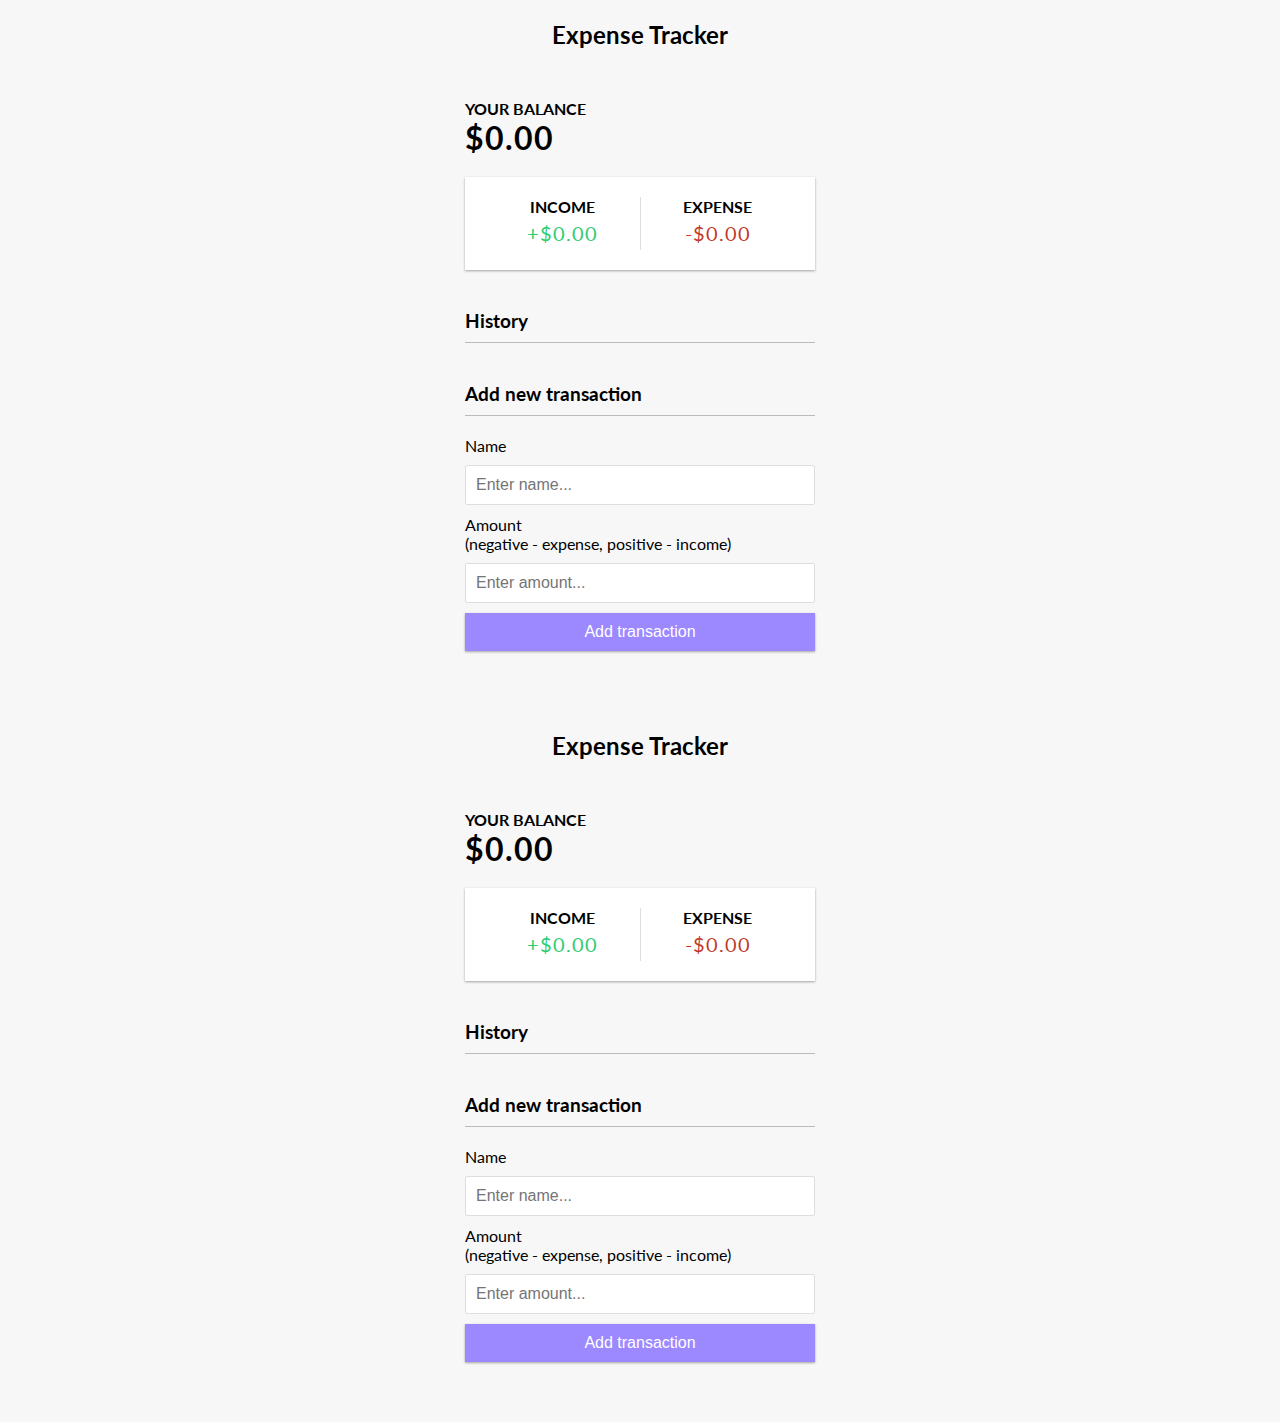
<file: Expense Tracker/index.html>
<!DOCTYPE html>
<html lang="en">
  <head>
    <meta charset="UTF-8" />
    <meta name="viewport" content="width=device-width, initial-scale=1.0" />
    <meta http-equiv="X-UA-Compatible" content="ie=edge" />
    <link rel="stylesheet" href="style.css" />
    <title>Expense Tracker</title>
  </head>
  <body>
    <h2>Expense Tracker</h2>

    <div class="container">
      <h4>Your Balance</h4>
      <h1 id="balance">$0.00</h1>

      <div class="inc-exp-container">
        <div>
          <h4>Income</h4>
          <p id="money-plus" class="money plus">+$0.00</p>
        </div>
        <div>
          <h4>Expense</h4>
          <p id="money-minus" class="money minus">-$0.00</p>
        </div>
      </div>

      <h3>History</h3>
      <ul id="list" class="list">
        <!-- <li class="minus">
          Cash <span>-$400</span><button class="delete-btn">x</button>
        </li> -->
      </ul>

      <h3>Add new transaction</h3>
      <form id="form">
        <div class="form-control">
          <label for="text">Name</label>
          <input type="text" id="text" placeholder="Enter name..." />
        </div>
        <div class="form-control">
          <label for="amount"
            >Amount <br />
            (negative - expense, positive - income)</label
          >
          <input type="number" id="amount" placeholder="Enter amount..." />
        </div>
        <button class="btn">Add transaction</button>
      </form>
    </div>

    <script src="script.js"></script>
  </body>
</html>
<!DOCTYPE html>
<html lang="en">
  <head>
    <meta charset="UTF-8" />
    <meta name="viewport" content="width=device-width, initial-scale=1.0" />
    <meta http-equiv="X-UA-Compatible" content="ie=edge" />
    <link rel="stylesheet" href="style.css" />
    <title>Expense Tracker</title>
  </head>
  <body>
    <h2>Expense Tracker</h2>

    <div class="container">
      <h4>Your Balance</h4>
      <h1 id="balance">$0.00</h1>

      <div class="inc-exp-container">
        <div>
          <h4>Income</h4>
          <p id="money-plus" class="money plus">+$0.00</p>
        </div>
        <div>
          <h4>Expense</h4>
          <p id="money-minus" class="money minus">-$0.00</p>
        </div>
      </div>

      <h3>History</h3>
      <ul id="list" class="list">
        <!-- <li class="minus">
          Cash <span>-$400</span><button class="delete-btn">x</button>
        </li> -->
      </ul>

      <h3>Add new transaction</h3>
      <form id="form">
        <div class="form-control">
          <label for="text">Name</label>
          <input type="text" id="text" placeholder="Enter name..." />
        </div>
        <div class="form-control">
          <label for="amount"
            >Amount <br />
            (negative - expense, positive - income)</label
          >
          <input type="number" id="amount" placeholder="Enter amount..." />
        </div>
        <button class="btn">Add transaction</button>
      </form>
    </div>

    <script src="script.js"></script>
  </body>
</html>
</file>
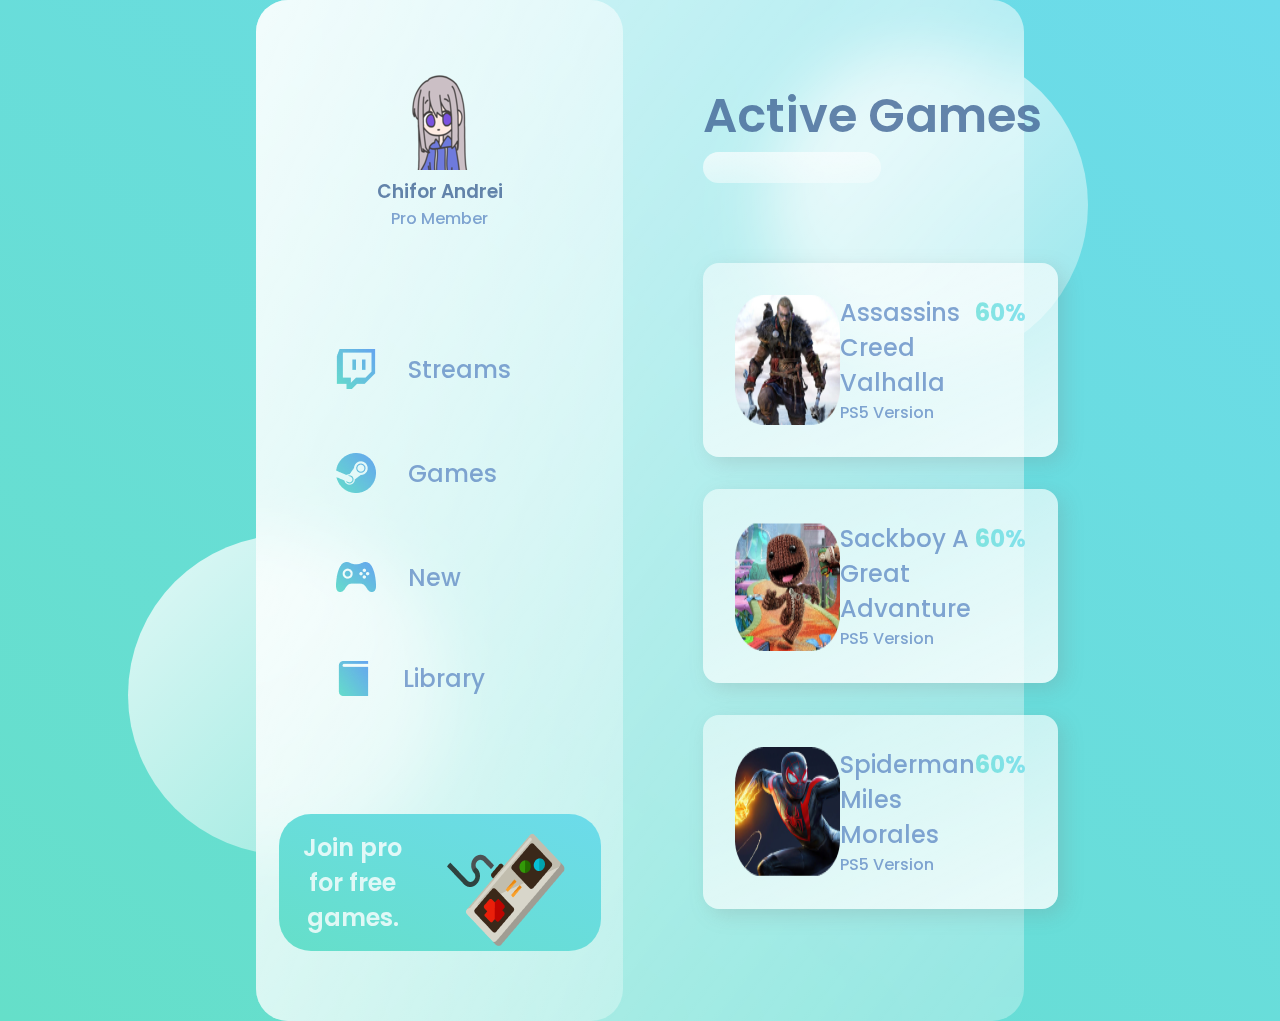
<file: Glass Theam/index.html>
<!DOCTYPE html>
<html lang="en">
  <head>
    <meta charset="UTF-8" />
    <meta name="viewport" content="width=device-width, initial-scale=1.0" />
    <title>Glass Website</title>
    <link rel="preconnect" href="https://fonts.gstatic.com" />
    <link
      href="https://fonts.googleapis.com/css2?family=Poppins:wght@400;500;700&display=swap"
      rel="stylesheet"
    />
    <link rel="stylesheet" href="./style.css" />
  </head>
  <body>
    <main>
      <section class="glass">
        <div class="dashboard">
          <div class="user">
            <img src="./images/avatar.png" alt="" />
            <h3>Chifor Andrei</h3>
            <p>Pro Member</p>
          </div>
          <div class="links">
            <div class="link">
              <img src="./images/twitch.png" alt="" />
              <h2>Streams</h2>
            </div>
            <div class="link">
              <img src="./images/steam.png" alt="" />
              <h2>Games</h2>
            </div>
            <div class="link">
              <img src="./images/upcoming.png" alt="" />
              <h2>New</h2>
            </div>
            <div class="link">
              <img src="./images/library.png" alt="" />
              <h2>Library</h2>
            </div>
          </div>
          <div class="pro">
            <h2>Join pro for free games.</h2>
            <img src="./images/controller.png" alt="" />
          </div>
        </div>
        <div class="games">
          <div class="status">
            <h1>Active Games</h1>
            <input type="text" />
          </div>
          <div class="cards">
            <div class="card">
              <img src="./images/assassins.png" alt="" />
              <div class="card-info">
                <h2>Assassins Creed Valhalla</h2>
                <p>PS5 Version</p>
                <div class="progress"></div>
              </div>
              <h2 class="percentage">60%</h2>
            </div>
            <div class="card">
              <img src="./images/sackboy.png" alt="" />
              <div class="card-info">
                <h2>Sackboy A Great Advanture</h2>
                <p>PS5 Version</p>
                <div class="progress"></div>
              </div>
              <h2 class="percentage">60%</h2>
            </div>
            <div class="card">
              <img src="./images/spiderman.png" alt="" />
              <div class="card-info">
                <h2>Spiderman Miles Morales</h2>
                <p>PS5 Version</p>
                <div class="progress"></div>
              </div>
              <h2 class="percentage">60%</h2>
            </div>
          </div>
        </div>
      </section>
    </main>
    <div class="circle1"></div>
    <div class="circle2"></div>
  </body>
</html>
</file>
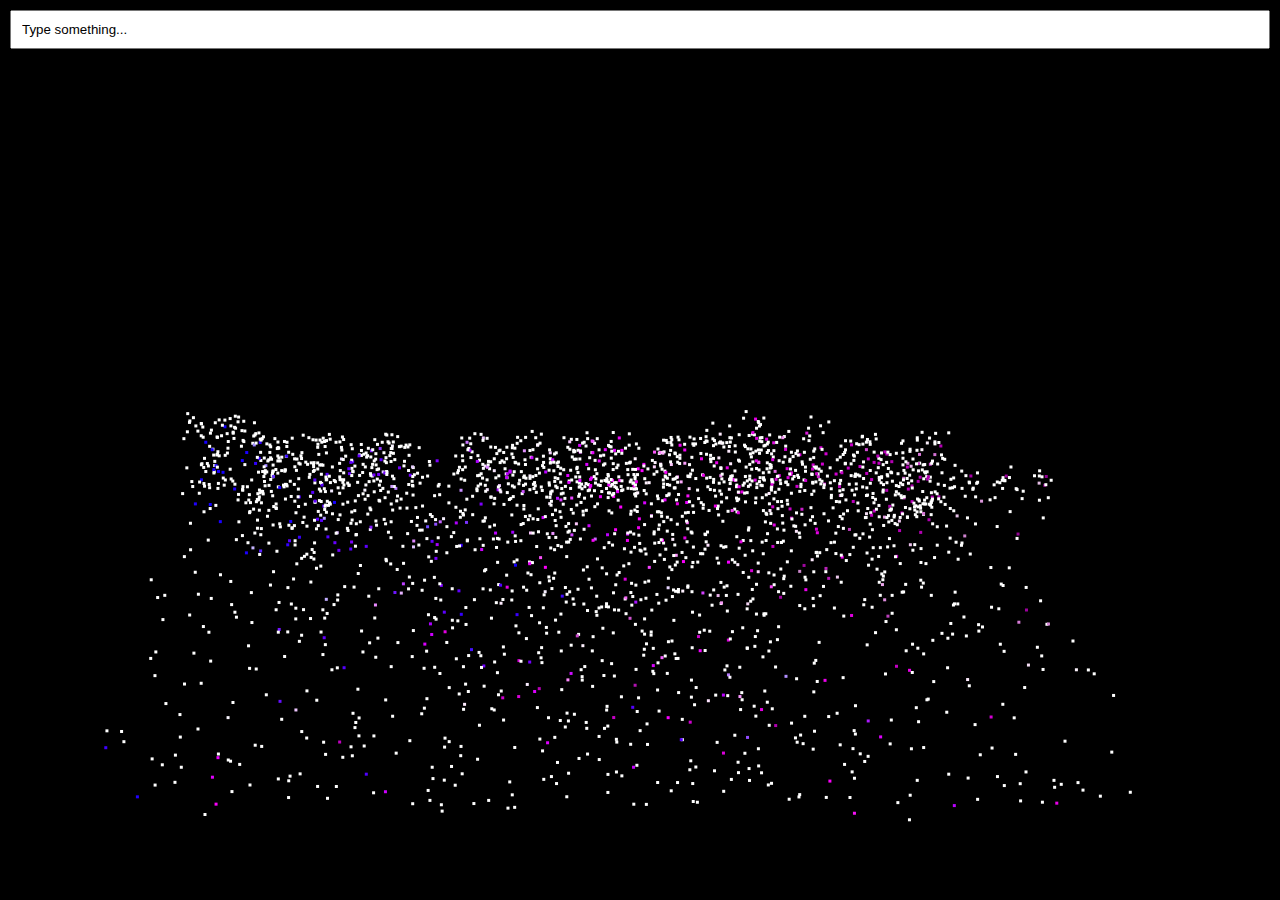
<file: Interactive Text + Animation/index.html>
<!DOCTYPE html>
<html lang="en">
<head>
    <meta charset="UTF-8" />
    <meta name="viewport" content="width=device-width, initial-scale=1.0" />
    <meta http-equiv="X-UA-Compatible" content="ie=edge" />
    <link rel="stylesheet" href="style.css" />
    <title>Expense Tracker</title>
</head>
<body>
    <canvas id="canvas1"></canvas>
    <input type="text" id="textInput" placeholder="Type something..." value='Type something...'>

    <script src="script.js"></script>
</body>
</html>
</file>
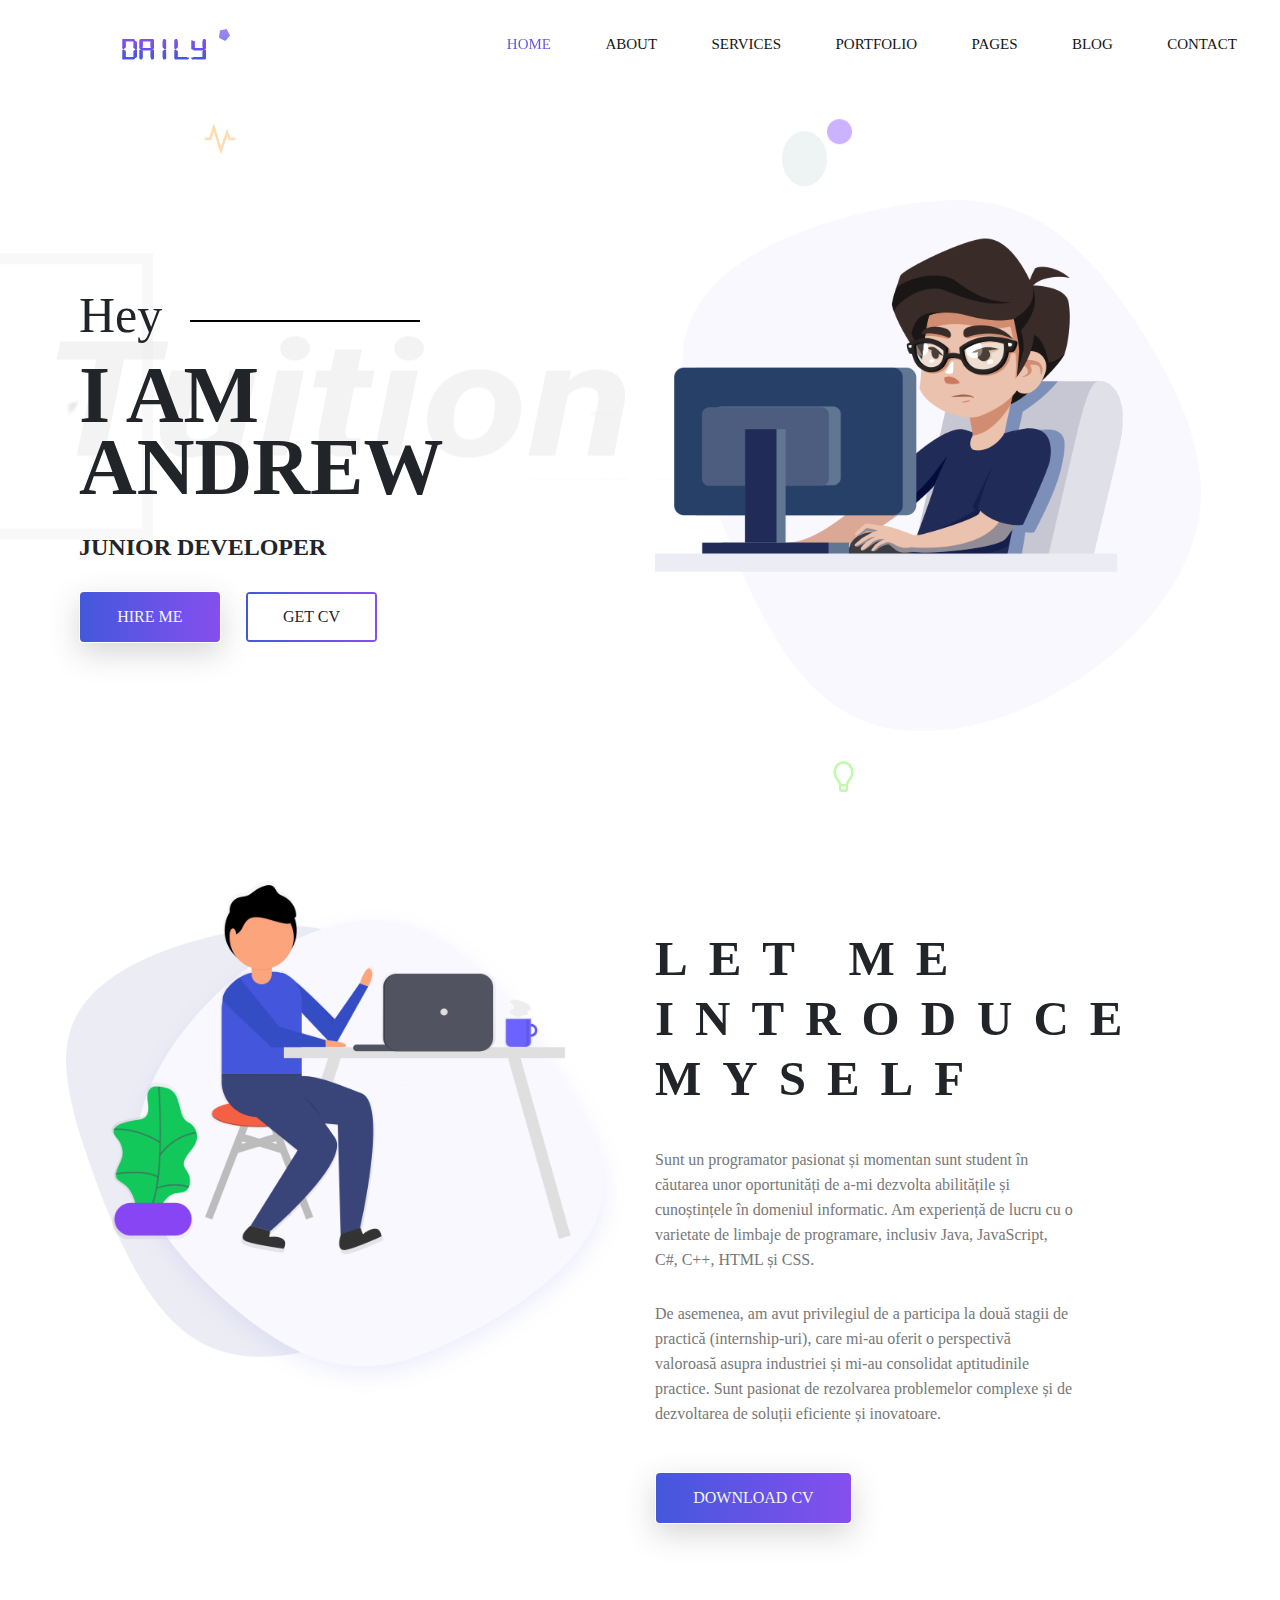
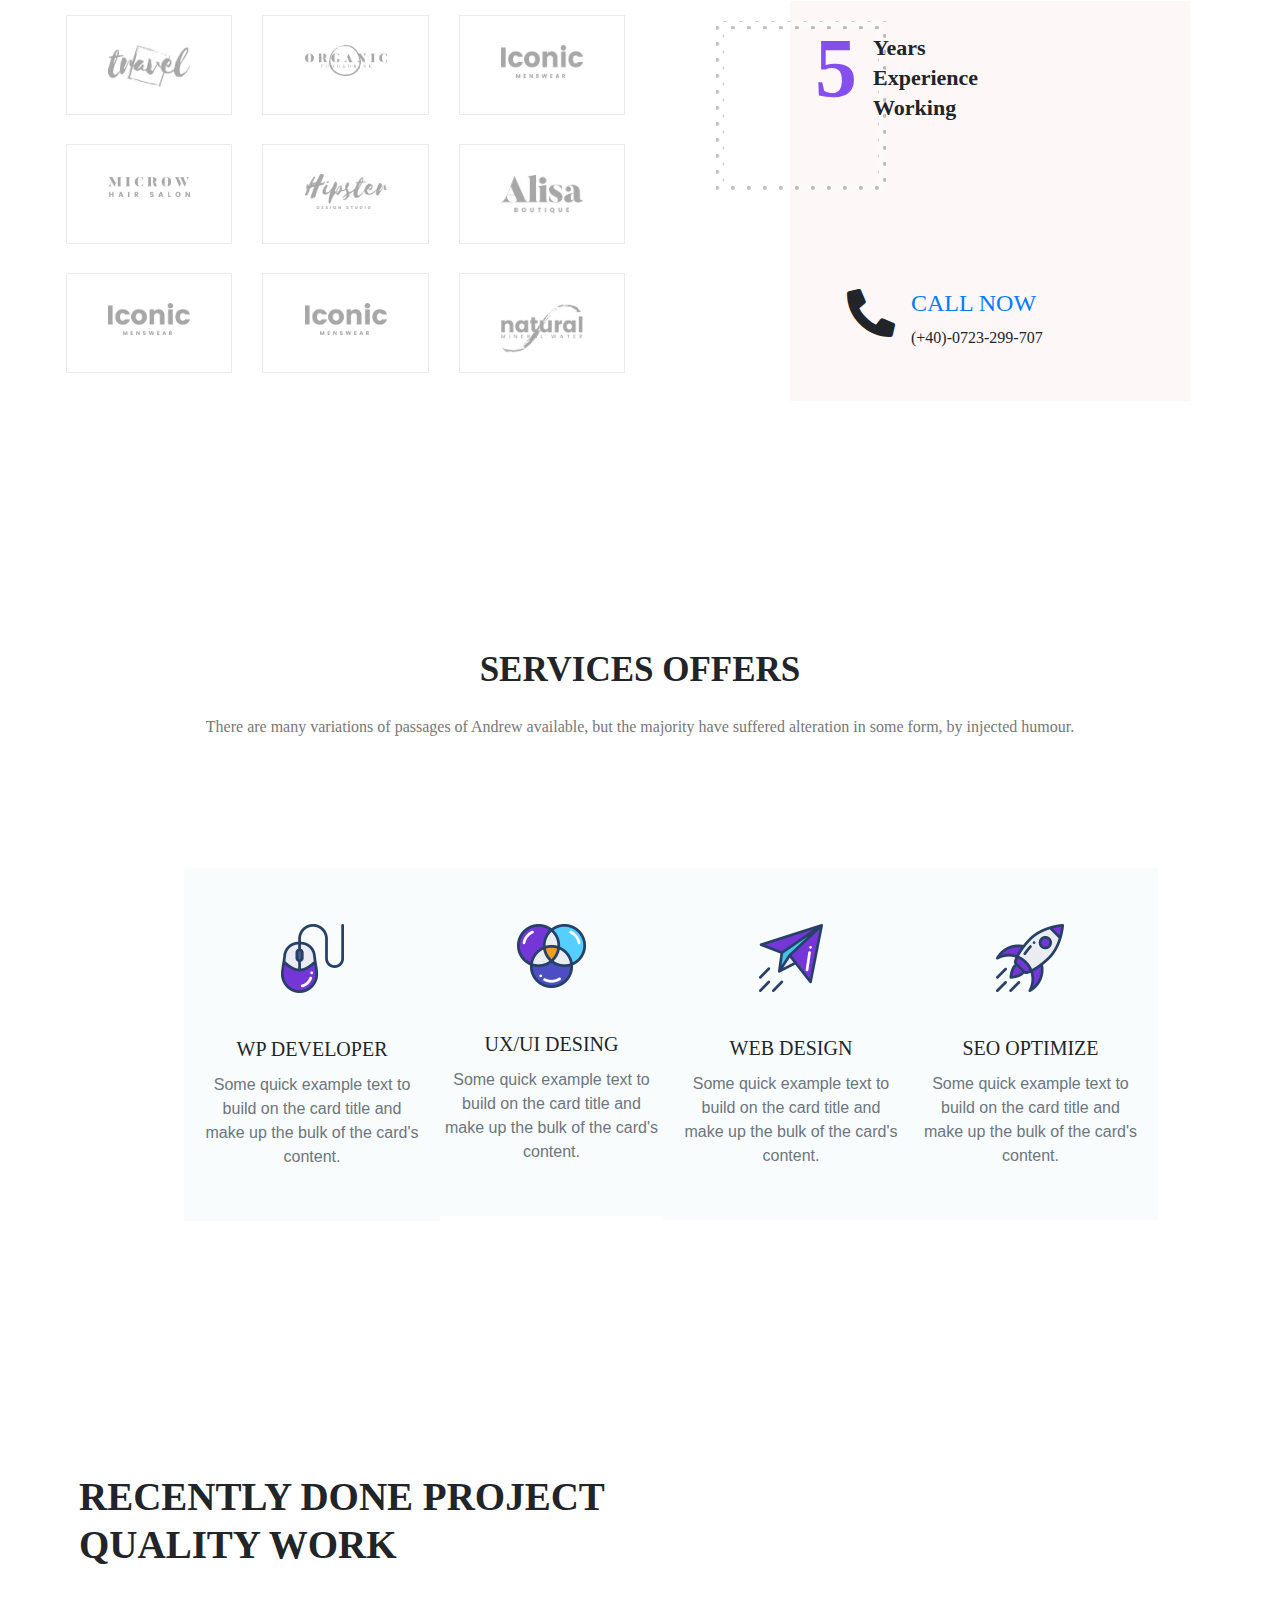
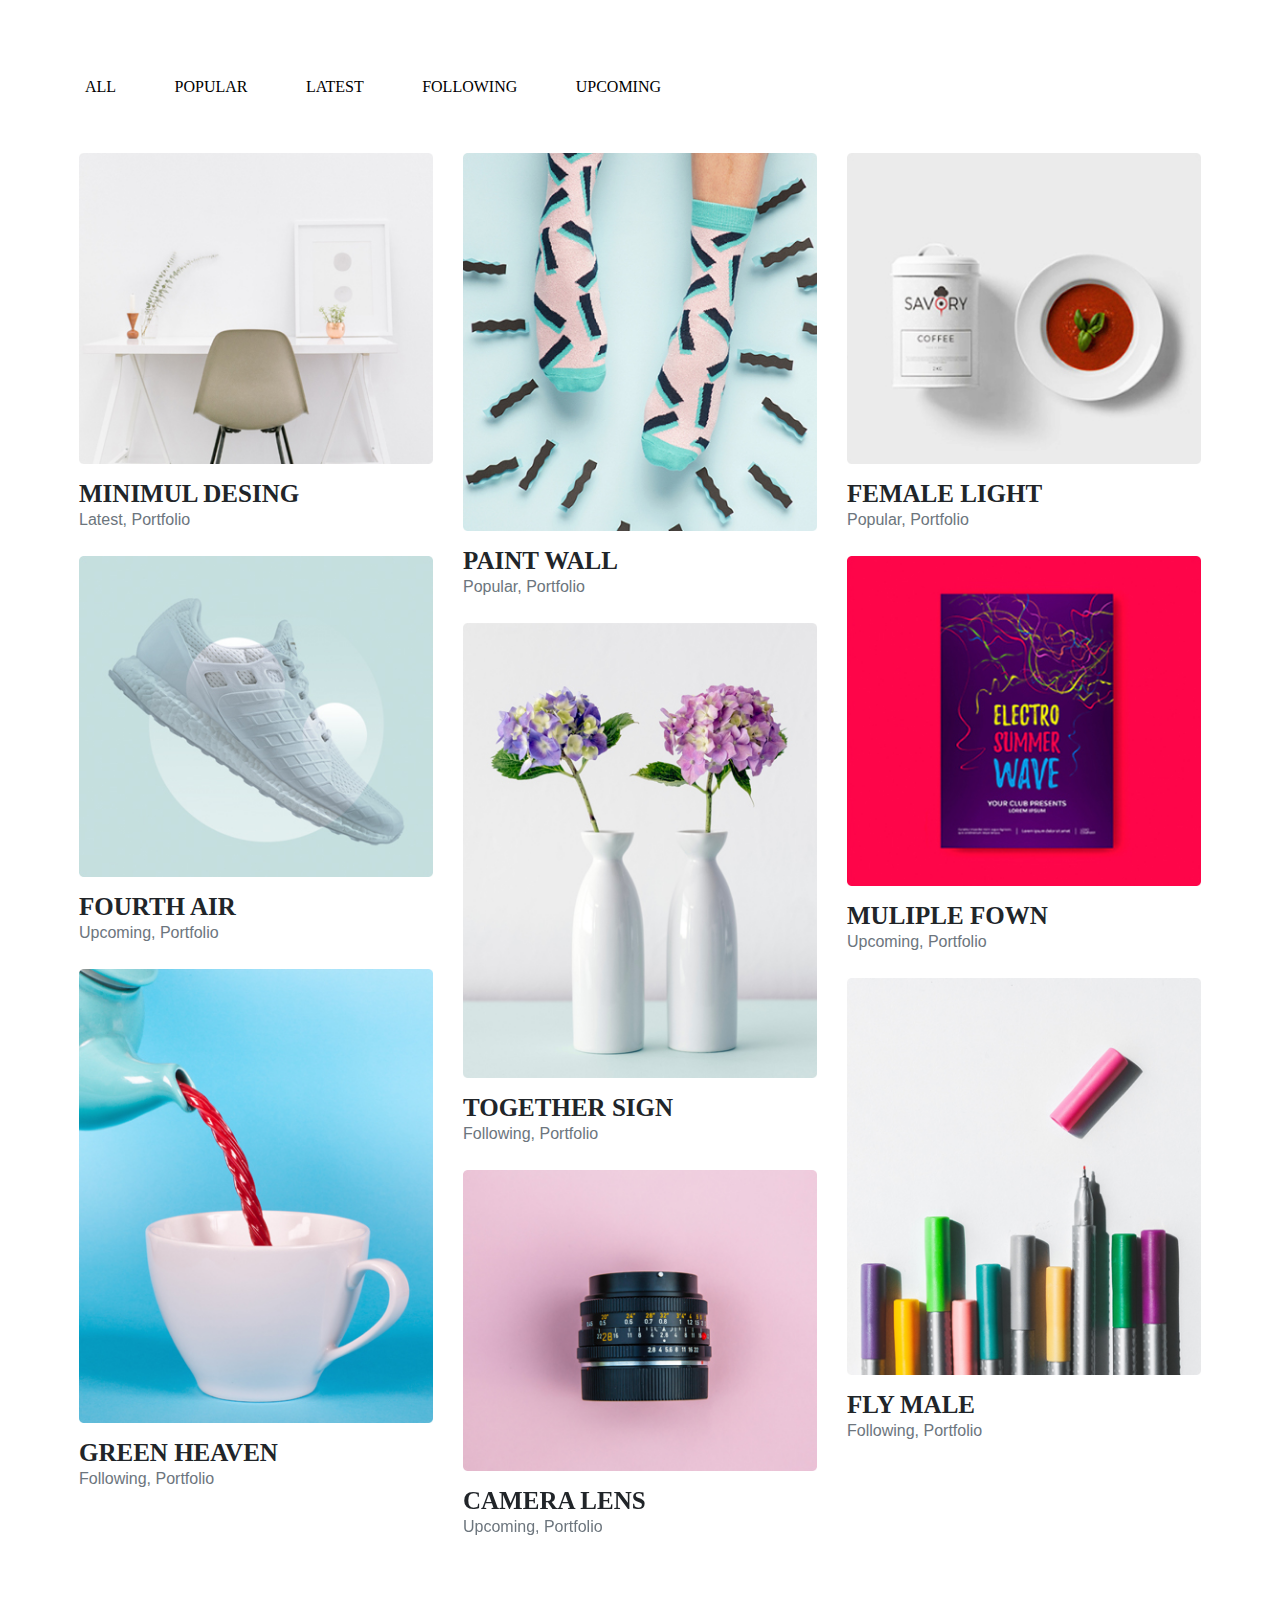
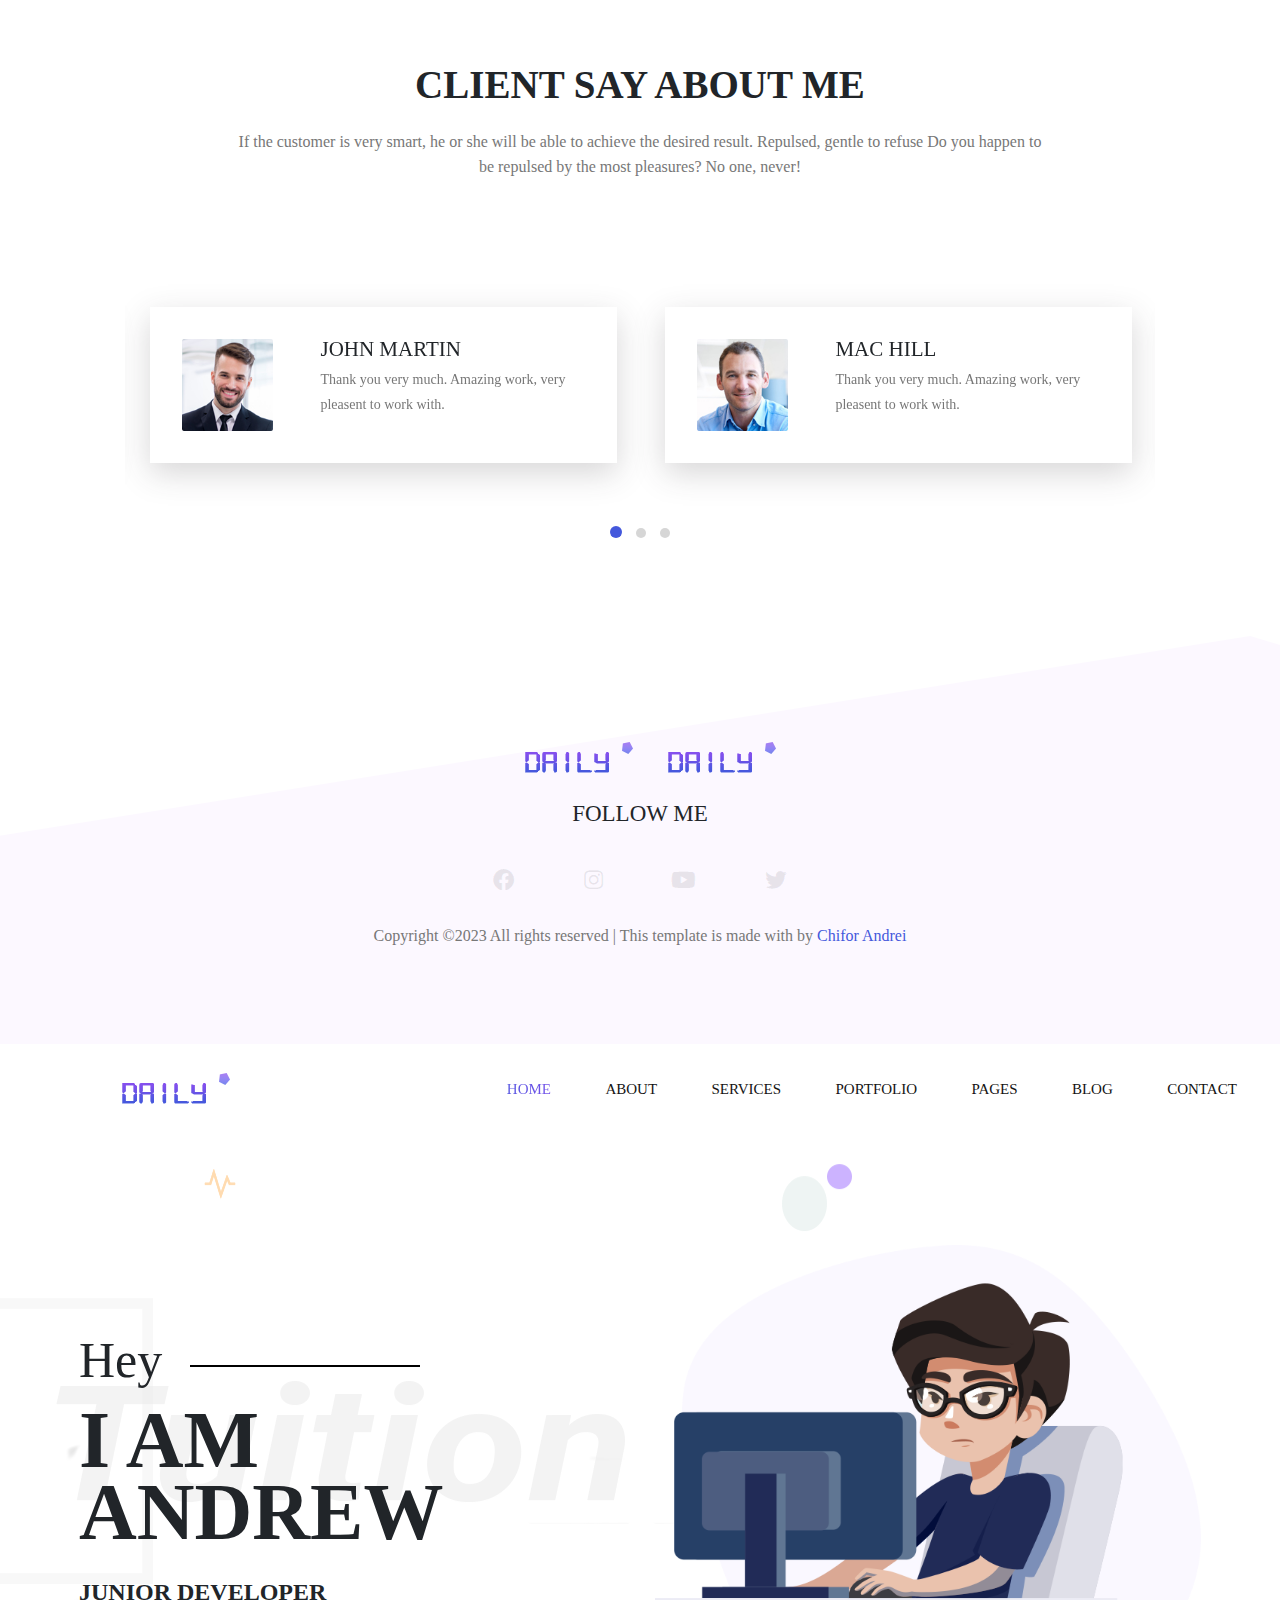
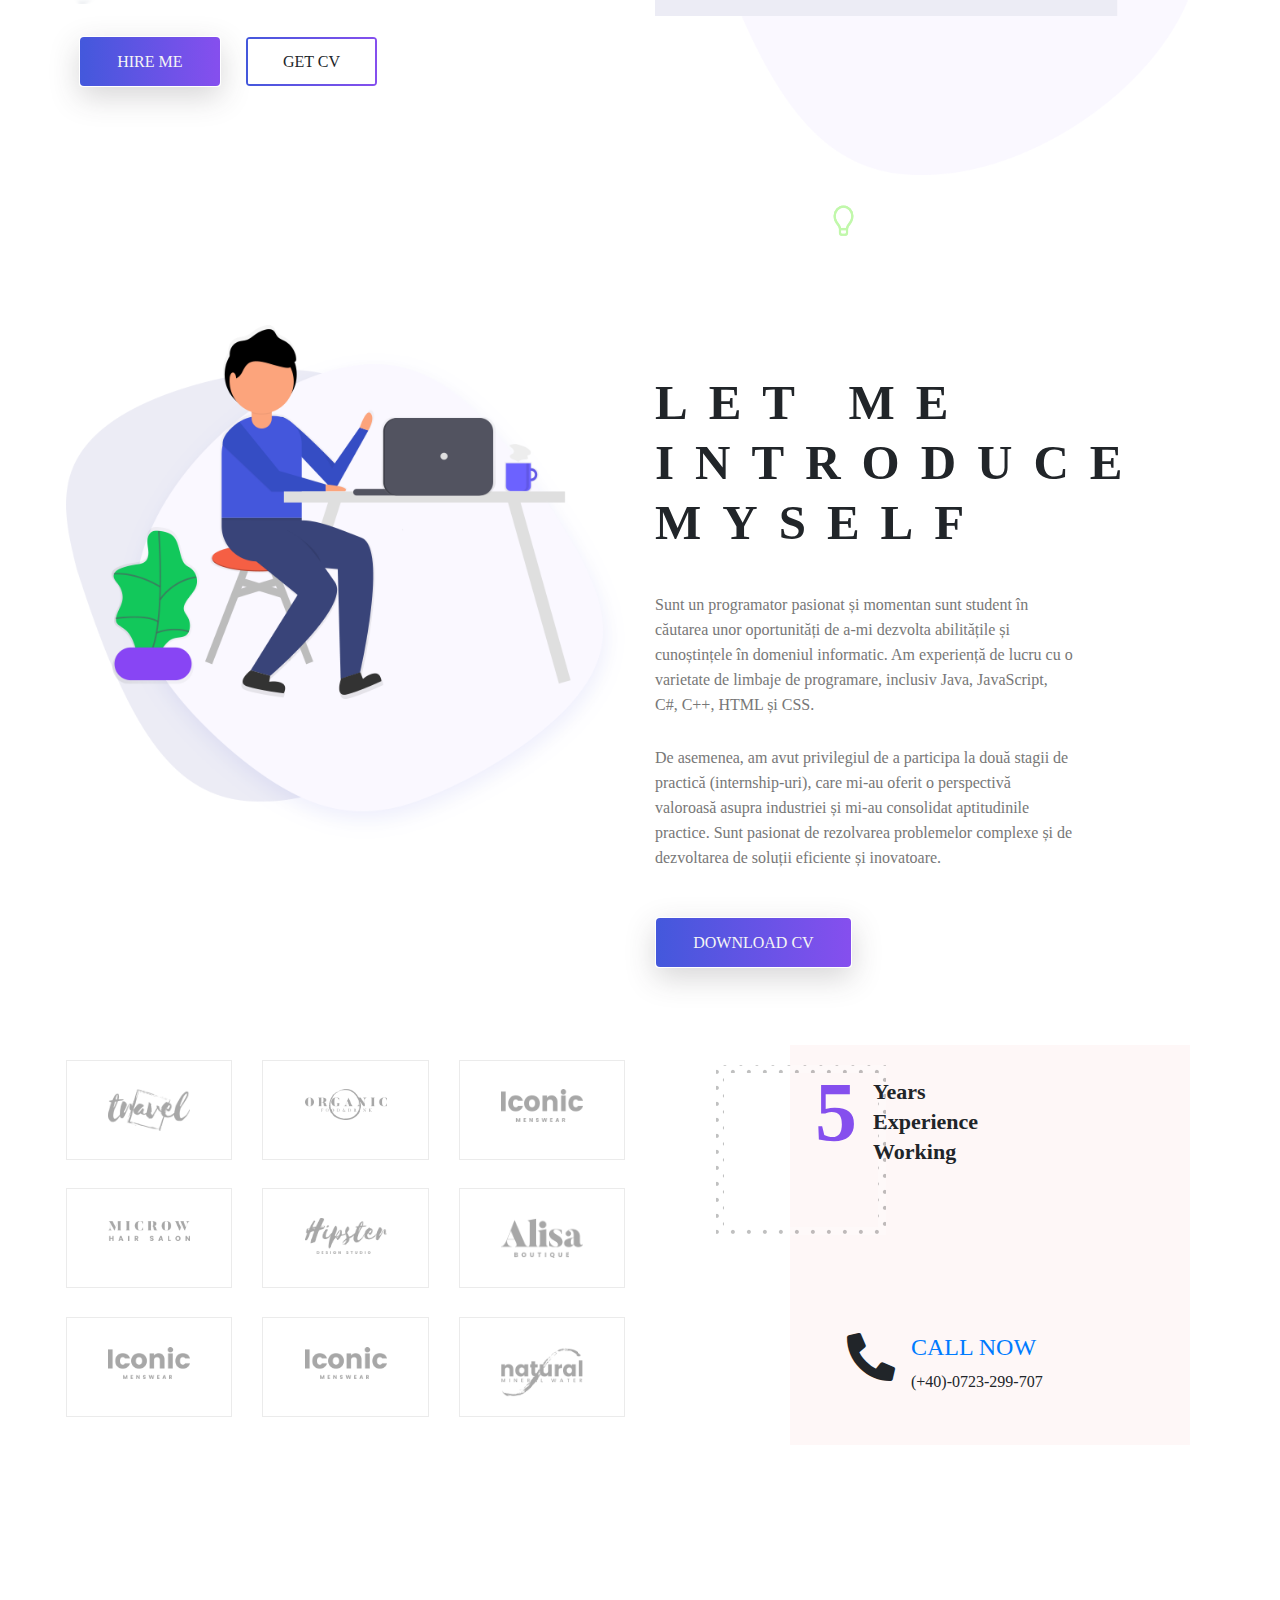
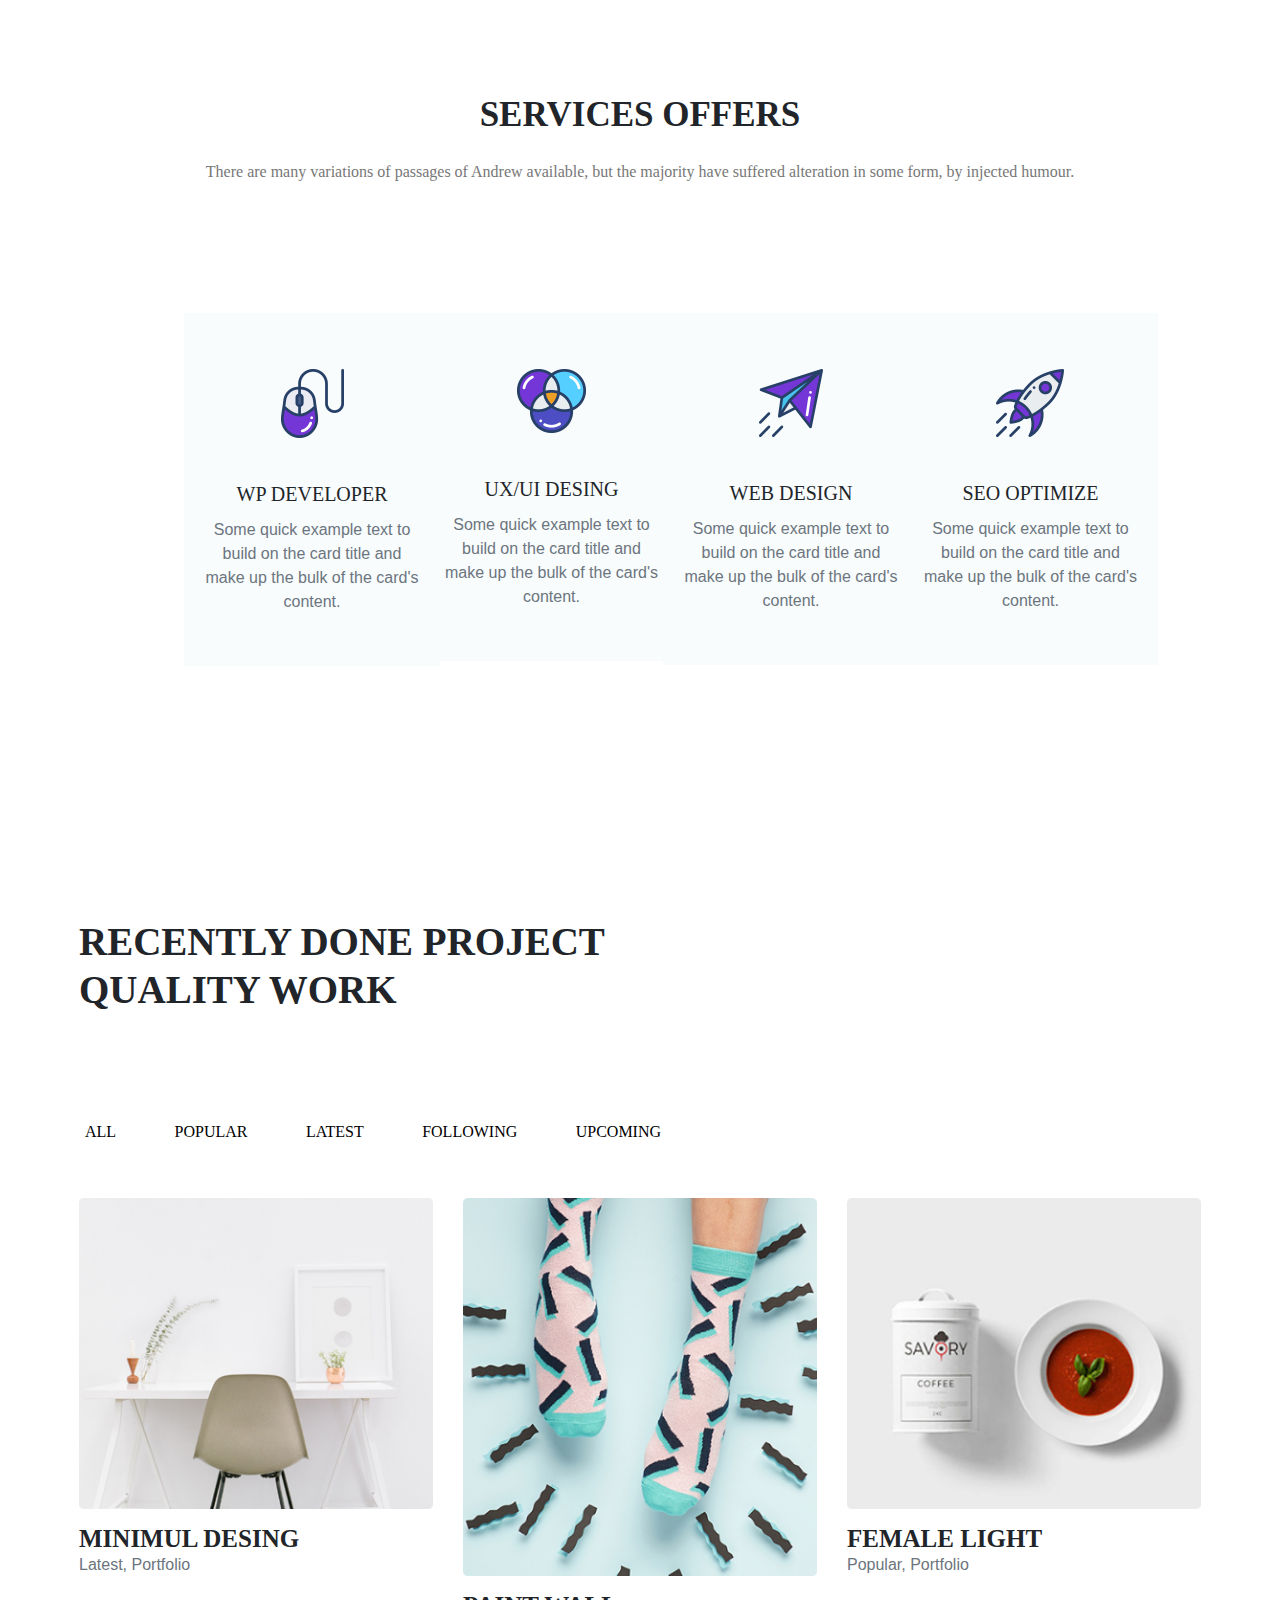
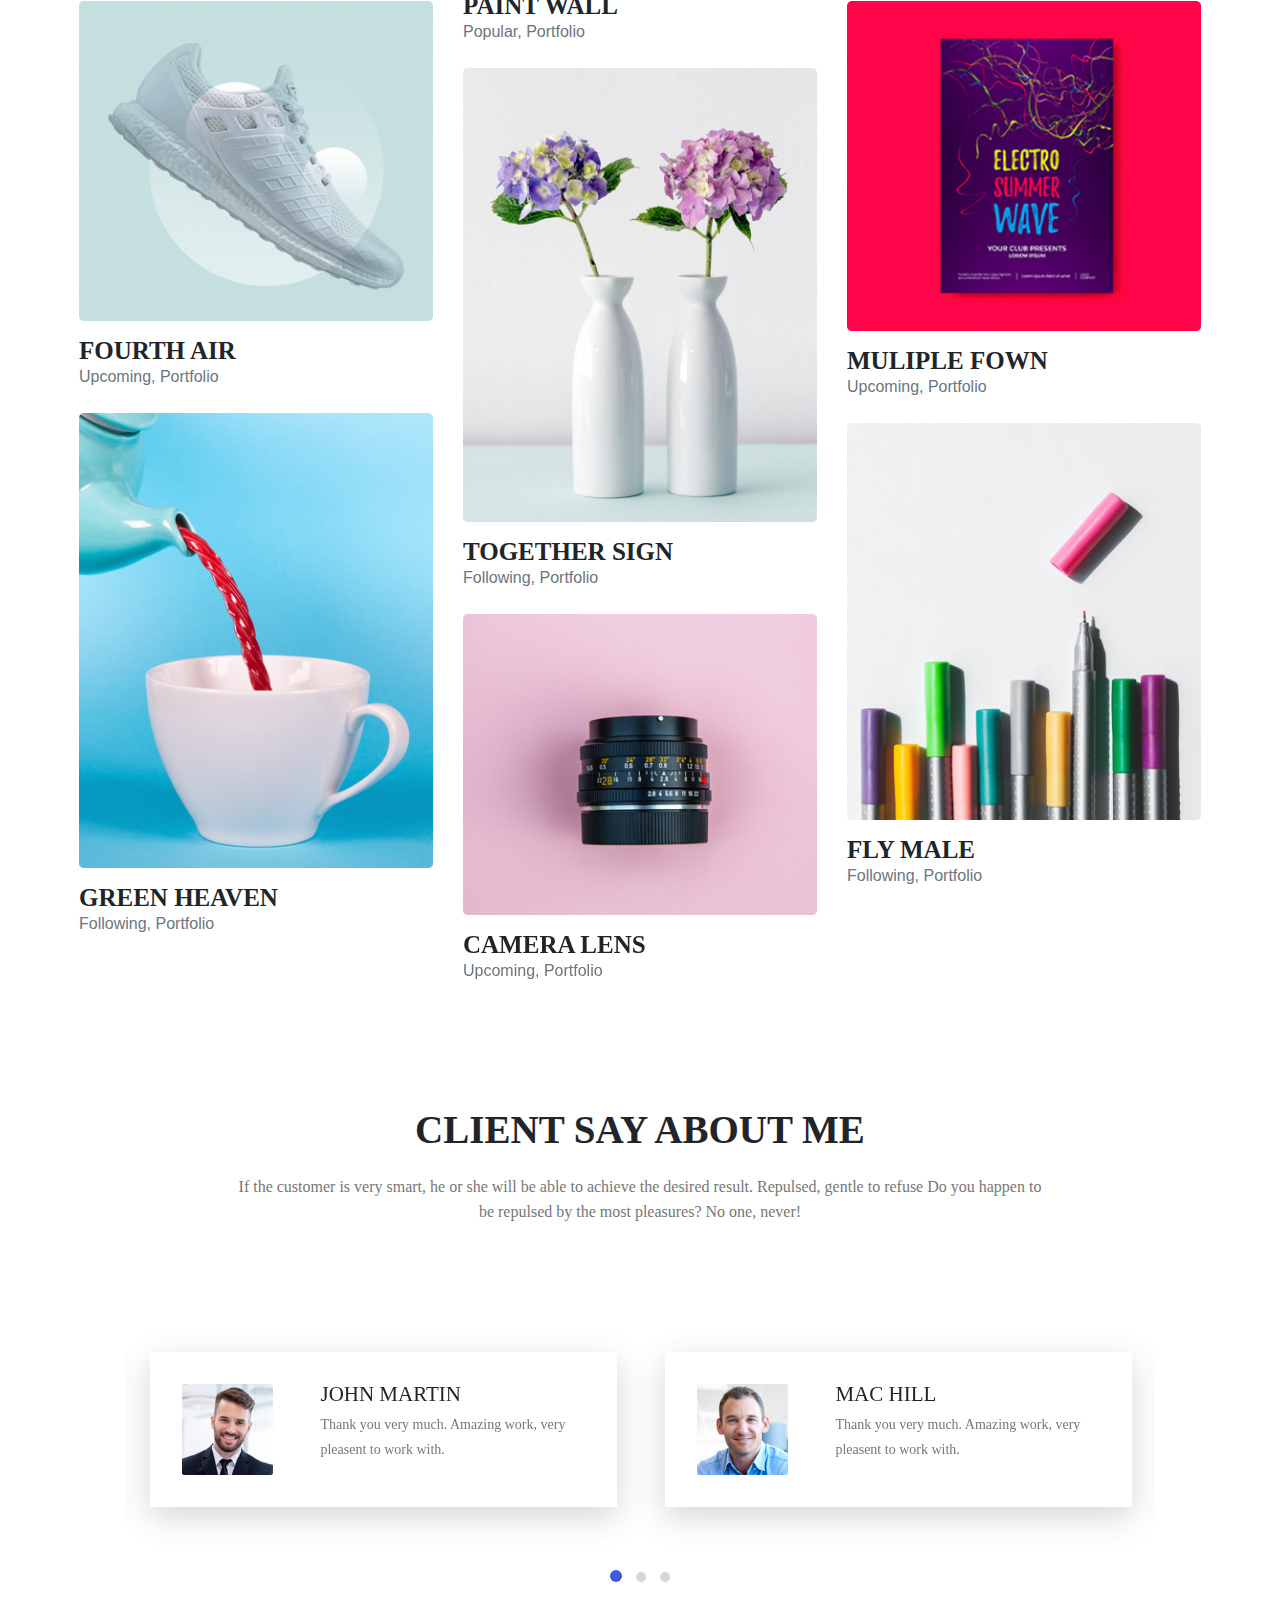
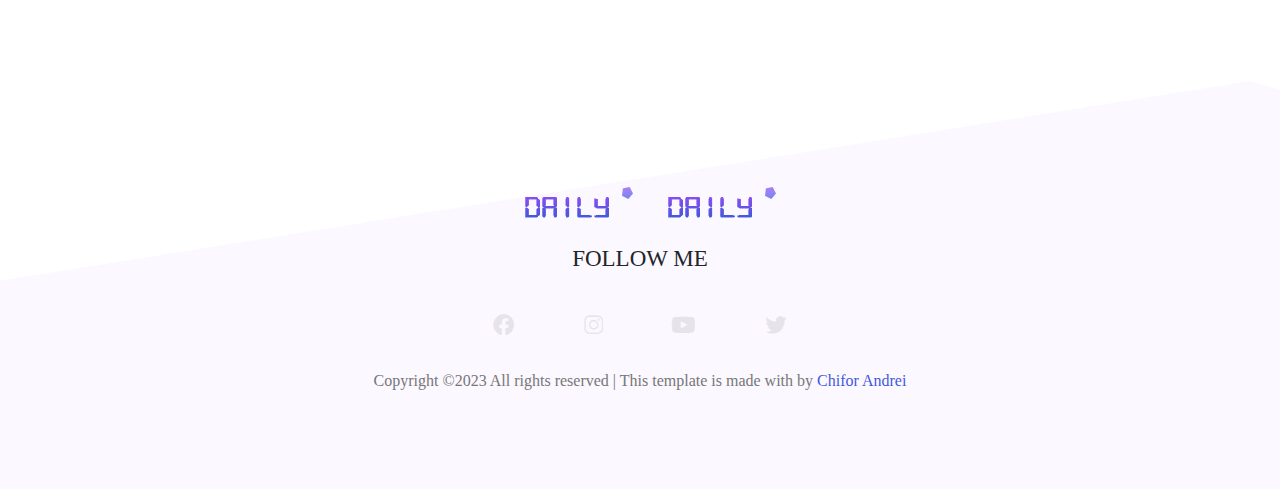
<file: Interface work/Index.html>
<!DOCTYPE html>
<html lang="en">

<head>
    <meta charset="UTF-8">
    <meta name="viewport" content="width=device-width, initial-scale=1.0">
    <meta http-equiv="X-UA-Compatible" content="ie=edge">
    <title>Daily Tuition</title>


    <!--  Bootstrap css file  -->
    <link rel="stylesheet" href="./css/bootstrap.min.css">

    <!--  font awesome icons  -->
    <link rel="stylesheet" href="./css/all.min.css">


    <!--  Magnific Popup css file  -->
    <link rel="stylesheet" href="./vendor/Magnific-Popup/dist/magnific-popup.css">


    <!--  Owl-carousel css file  -->
    <link rel="stylesheet" href="./vendor/owl-carousel/css/owl.carousel.min.css">
    <link rel="stylesheet" href="./vendor/owl-carousel/css/owl.theme.default.min.css">


    <!--  custom css file  -->
    <link rel="stylesheet" href="./css/style.css">

    <!--  Responsive css file  -->
    <link rel="stylesheet" href="./css/responsive.css">

</head>

<body>


    <!--  ======================= Start Header Area ============================== -->

    <header class="header_area">
        <div class="main-menu">
            <nav class="navbar navbar-expand-lg navbar-light">
                <a class="navbar-brand" href="#"><img src="./img/logo.png" alt="logo"></a>
                <button class="navbar-toggler" type="button" data-toggle="collapse" data-target="#navbarNav"
                        aria-controls="navbarNav" aria-expanded="false" aria-label="Toggle navigation">
                    <span class="navbar-toggler-icon"></span>
                </button>
                <div class="collapse navbar-collapse" id="navbarNav">
                    <div class="mr-auto"></div>
                    <ul class="navbar-nav">
                        <li class="nav-item active">
                            <a class="nav-link" href="#">Home <span class="sr-only">(current)</span></a>
                        </li>
                        <li class="nav-item">
                            <a class="nav-link" href="#">about</a>
                        </li>
                        <li class="nav-item">
                            <a class="nav-link" href="#">services</a>
                        </li>
                        <li class="nav-item">
                            <a class="nav-link" href="#">portfolio</a>
                        </li>
                        <li class="nav-item">
                            <a class="nav-link" href="#">pages</a>
                        </li>
                        <li class="nav-item">
                            <a class="nav-link" href="#">blog</a>
                        </li>
                        <li class="nav-item">
                            <a class="nav-link" href="#">contact</a>
                        </li>

                    </ul>
                </div>
            </nav>
        </div>
    </header>

    <!--  ======================= End Header Area ============================== -->
    <!--  ======================= Start Main Area ================================ -->
    <main class="site-main">


        <!--  ======================= Start Banner Area =======================  -->
        <section class="site-banner">
            <div class="container">
                <div class="row">
                    <div class="col-lg-6 col-md-12 site-title">
                        <h3 class="title-text">Hey</h3>
                        <h1 class="title-text text-uppercase">I am Andrew</h1>
                        <h4 class="title-text text-uppercase">Junior Developer</h4>
                        <div class="site-buttons">
                            <div class="d-flex flex-row flex-wrap">
                                <button type="button" class="btn button primary-button mr-4 text-uppercase">
                                    hire
                                    me
                                </button>
                                <button type="button" class="btn button secondary-button text-uppercase">Get cv</button>
                            </div>
                        </div>
                    </div>
                    <div class="col-lg-6 col-md-12 banner-image">
                        <img src="./img/banner/banner-image.png" alt="banner-img" class="img-fluid">
                    </div>
                </div>
            </div>
        </section>
        <!--  ======================= End Banner Area =======================  -->
        <!--  ========================= About Area ==========================  -->

        <section class="about-area">
            <div class="container-fluid">
                <div class="row">
                    <div class="col-lg-6 col-md-12">
                        <div class="about-image">
                            <img src="./img/about-us.png" alt="About us" class="img-fluid">
                        </div>
                    </div>
                    <div class="col-lg-6 col-md-12 about-title">
                        <h2 class="text-uppercase pt-5">
                            <span>Let me</span>
                            <span>introduce</span>
                            <span>myself</span>
                        </h2>
                        <div class="paragraph py-4 w-75">
                            <p class="para">
                                Sunt un programator pasionat și momentan sunt student în căutarea unor oportunități
                                de a-mi dezvolta abilitățile și cunoștințele în domeniul informatic. Am experiență de
                                lucru cu o varietate de limbaje de programare, inclusiv Java, JavaScript, C#, C++,
                                HTML și CSS.
                            </p>
                            <p class="para">
                                De asemenea, am avut privilegiul de a participa la două stagii de
                                practică (internship-uri), care mi-au oferit o perspectivă valoroasă asupra industriei și
                                mi-au consolidat aptitudinile practice. Sunt pasionat de rezolvarea problemelor
                                complexe și de dezvoltarea de soluții eficiente și inovatoare.
                            </p>
                        </div>
                        <button type="button" class="btn button primary-button text-uppercase">Download cv</button>
                    </div>
                </div>
            </div>
        </section>

        <!--  ========================= End About Area ==========================  -->
        <!--  ======================== Brand Area ==============================  -->

        <section class="brand-area">
            <div class="container-fluid">
                <div class="row">
                    <div class="col-xl-6 col-lg-12 col-md-12">
                        <div class="first-row row">
                            <div class="col-lg-4 col-md-6 col-sm-6">
                                <div class="single-brand">
                                    <img src="./img/brands/logo1.png" alt="Brand-1 ">
                                </div>
                            </div>
                            <div class="col-lg-4 col-md-6 col-sm-6">
                                <div class="single-brand">
                                    <img src="./img/brands/logo2.png" alt="Brand-2 ">
                                </div>
                            </div>
                            <div class="col-lg-4 col-md-6 col-sm-6">
                                <div class="single-brand">
                                    <img src="./img/brands/logo3.png" alt="Brand-3 ">
                                </div>
                            </div>
                            <div class="col-lg-4 col-md-6 col-sm-6">
                                <div class="single-brand">
                                    <img src="./img/brands/logo4.png" alt="Brand-4">
                                </div>
                            </div>
                            <div class="col-lg-4 col-md-6 col-sm-6">
                                <div class="single-brand">
                                    <img src="./img/brands/logo5.png" alt="Brand-5 ">
                                </div>
                            </div>
                            <div class="col-lg-4 col-md-6 col-sm-6">
                                <div class="single-brand">
                                    <img src="./img/brands/logo6.png" alt="Brand-6">
                                </div>
                            </div>
                            <div class="col-lg-4 col-md-6 col-sm-6">
                                <div class="single-brand">
                                    <img src="./img/brands/logo7.png" alt="Brand-7 ">
                                </div>
                            </div>
                            <div class="col-lg-4 col-md-6 col-sm-6">
                                <div class="single-brand">
                                    <img src="./img/brands/logo8.png" alt="Brand-8 ">
                                </div>
                            </div>
                            <div class="col-lg-4 col-md-6 col-sm-6">
                                <div class="single-brand">
                                    <img src="./img/brands/logo9.png" alt="Brand-9">
                                </div>
                            </div>
                        </div>
                    </div>
                    <div class="col-xl-6 col-lg-12 col-md-12">
                        <div class="experience-area">
                            <div class="d-flex flex-row years-area">
                                <h2 class="p-3 years">5</h2>
                                <h2>
                                    <span>Years</span>
                                    <span>Experience</span>
                                    <span>Working</span>
                                </h2>
                            </div>
                            <div class="d-flex flex-row flex-wrap call-area">
                                <span><i class="fas fa-phone-alt fa-3x px-3"></i></span>
                                <div class="call-now">
                                    <a href="#" class="text-uppercase h4 font-roboto">Call Now</a>
                                    <span class="font-roboto py-2">(+40)-0723-299-707</span>
                                </div>
                            </div>
                            <div class="bg-panel"></div>
                        </div>
                    </div>
                </div>
            </div>
        </section>

        <!--  ======================== End Brand Area ==============================  -->
        <!--  ====================== Start Services Area =============================  -->

        <section class="services-area">
            <div class="container">
                <div class="row">
                    <div class="col-lg-12 text-center services-title">
                        <h1 class="text-uppercase title-text">Services Offers</h1>
                        <p class="para">
                            There are many variations of passages of Andrew available, but the majority have
                            suffered alteration in some form, by injected humour.
                        </p>
                    </div>
                </div>
                <div class="container services-list">
                    <div class="row">
                        <div class="col-lg-3 col-md-6 col-sm-12">
                            <div class="services">
                                <div class="sevices-img text-center py-4">
                                    <img src="./img/services/s1.png" alt="Services-1">
                                </div>
                                <div class="card-body text-center">
                                    <h5 class="card-title text-uppercase font-roboto">Wp developer</h5>
                                    <p class="card-text text-secondary">
                                        Some quick example text to build on the card
                                        title and make up
                                        the bulk of the card's content.
                                    </p>
                                </div>
                            </div>
                        </div>
                        <div class="col-lg-3 col-md-6 col-sm-12">
                            <div class="services">
                                <div class="sevices-img text-center py-4">
                                    <img src="./img/services/s2.png" alt="Services-2">
                                </div>
                                <div class="card-body text-center">
                                    <h5 class="card-title text-uppercase font-roboto">ux/ui desing</h5>
                                    <p class="card-text text-secondary">
                                        Some quick example text to build on the card
                                        title and make up
                                        the bulk of the card's content.
                                    </p>
                                </div>
                            </div>
                        </div>
                        <div class="col-lg-3 col-md-6 col-sm-12">
                            <div class="services">
                                <div class="sevices-img text-center py-4">
                                    <img src="./img/services/s3.png" alt="Services-3">
                                </div>
                                <div class="card-body text-center">
                                    <h5 class="card-title text-uppercase font-roboto">web design</h5>
                                    <p class="card-text text-secondary">
                                        Some quick example text to build on the card
                                        title and make up
                                        the bulk of the card's content.
                                    </p>
                                </div>
                            </div>
                        </div>
                        <div class="col-lg-3 col-md-6 col-sm-12">
                            <div class="services">
                                <div class="sevices-img text-center py-4">
                                    <img src="./img/services/s4.png" alt="Services-4">
                                </div>
                                <div class="card-body text-center">
                                    <h5 class="card-title text-uppercase font-roboto">seo optimize</h5>
                                    <p class="card-text text-secondary">
                                        Some quick example text to build on the card
                                        title and make up
                                        the bulk of the card's content.
                                    </p>
                                </div>
                            </div>
                        </div>
                    </div>
                </div>
            </div>
        </section>

        <!--  ====================== End Services Area =============================  -->
        <!--  ======================= Project Area =============================  -->

        <section class="project-area">
            <div class="container">
                <div class="project-title pb-5">
                    <h1 class="text-uppercase title-h1">Recently Done Project</h1>
                    <h1 class="text-uppercase title-h1">Quality Work</h1>
                </div>

                <div class="button-group">
                    <button type="button" class="active" id="btn1" data-filter="*">All</button>
                    <button type="button" data-filter=".popular">Popular</button>
                    <button type="button" data-filter=".latest">Latest</button>
                    <button type="button" data-filter=".following">Following</button>
                    <button type="button" data-filter=".upcoming">Upcoming</button>
                </div>

                <div class="row grid">
                    <div class="col-lg-4 col-md-6 col-sm-12 element-item latest">
                        <div class="our-project">
                            <div class="img">
                                <a class="test-popup-link" href="./img/portfolio/p1.jpg">
                                    <img src="./img/portfolio/p1.jpg" alt="portfolio-1" class="img-fluid">
                                </a>
                            </div>
                            <div class="title py-4">
                                <h4 class="text-uppercase">Minimul Desing</h4>
                                <span class="text-secondary">Latest, Portfolio</span>
                            </div>
                        </div>
                    </div>
                    <div class="col-lg-4 col-md-6 col-sm-12 element-item popular">
                        <div class="our-project">
                            <div class="img">
                                <a class="test-popup-link" href="./img/portfolio/p2.jpg">
                                    <img src="./img/portfolio/p2.jpg" alt="portfolio-2" class="img-fluid">
                                </a>
                            </div>
                            <div class="title py-4">
                                <h4 class="text-uppercase">Paint Wall</h4>
                                <span class="text-secondary">Popular, Portfolio</span>
                            </div>
                        </div>
                    </div>
                    <div class="col-lg-4 col-md-6 col-sm-12 element-item popular">
                        <div class="our-project">
                            <div class="img">
                                <a class="test-popup-link" href="./img/portfolio/p3.jpg">
                                    <img src="./img/portfolio/p3.jpg" alt="portfolio-3" class="img-fluid">
                                </a>
                            </div>
                            <div class="title py-4">
                                <h4 class="text-uppercase">Female light</h4>
                                <span class="text-secondary">Popular, Portfolio</span>
                            </div>
                        </div>
                    </div>
                    <div class="col-lg-4 col-md-6 col-sm-12 element-item upcoming">
                        <div class="our-project">
                            <div class="img">
                                <a class="test-popup-link" href="./img/portfolio/p4.jpg">
                                    <img src="./img/portfolio/p4.jpg" alt="portfolio-4" class="img-fluid">
                                </a>
                            </div>
                            <div class="title py-4">
                                <h4 class="text-uppercase">Fourth Air</h4>
                                <span class="text-secondary">Upcoming, Portfolio</span>
                            </div>
                        </div>
                    </div>
                    <div class="col-lg-4 col-md-6 col-sm-12 element-item upcoming">
                        <div class="our-project">
                            <div class="img">
                                <a class="test-popup-link" href="./img/portfolio/p5.jpg">
                                    <img src="./img/portfolio/p5.jpg" alt="portfolio-5" class="img-fluid">
                                </a>
                            </div>
                            <div class="title py-4">
                                <h4 class="text-uppercase">Muliple fown</h4>
                                <span class="text-secondary">Upcoming, Portfolio</span>
                            </div>
                        </div>
                    </div>
                    <div class="col-lg-4 col-md-6 col-sm-12 element-item following">
                        <div class="our-project">
                            <div class="img">
                                <a class="test-popup-link" href="./img/portfolio/p6.jpg">
                                    <img src="./img/portfolio/p6.jpg" alt="portfolio-6" class="img-fluid">
                                </a>
                            </div>
                            <div class="title py-4">
                                <h4 class="text-uppercase">Together sign</h4>
                                <span class="text-secondary">Following, Portfolio</span>
                            </div>
                        </div>
                    </div>
                    <div class="col-lg-4 col-md-6 col-sm-12 element-item following">
                        <div class="our-project">
                            <div class="img">
                                <a class="test-popup-link" href="./img/portfolio/p7.jpg">
                                    <img src="./img/portfolio/p7.jpg" alt="portfolio-7" class="img-fluid">
                                </a>
                            </div>
                            <div class="title py-4">
                                <h4 class="text-uppercase">Green Heaven</h4>
                                <span class="text-secondary">Following, Portfolio</span>
                            </div>
                        </div>
                    </div>
                    <div class="col-lg-4 col-md-6 col-sm-12 element-item following">
                        <div class="our-project">
                            <div class="img">
                                <a class="test-popup-link" href="./img/portfolio/p8.jpg">
                                    <img src="./img/portfolio/p8.jpg" alt="portfolio-8" class="img-fluid">
                                </a>
                            </div>
                            <div class="title py-4">
                                <h4 class="text-uppercase">Fly Male</h4>
                                <span class="text-secondary">Following, Portfolio</span>
                            </div>
                        </div>
                    </div>
                    <div class="col-lg-4 col-md-6 col-sm-12 element-item upcoming">
                        <div class="our-project">
                            <div class="img">
                                <a class="test-popup-link" href="./img/portfolio/p9.jpg">
                                    <img src="./img/portfolio/p9.jpg" alt="portfolio-9" class="img-fluid">
                                </a>
                            </div>
                            <div class="title py-4">
                                <h4 class="text-uppercase">Camera Lens</h4>
                                <span class="text-secondary">Upcoming, Portfolio</span>
                            </div>
                        </div>
                    </div>
                </div>
            </div>
        </section>

        <!--  ======================= End Project Area =============================  -->
        <!--  ======================== About Me Area ==============================  -->

        <section class="about-area">
            <div class="container">
                <div class="row text-center">
                    <div class="col-12">
                        <div class="about-title">
                            <h1 class="text-uppercase title-h1">Client Say about me</h1>
                            <p class="para">
                                If the customer is very smart, he or she will be able to achieve the desired result. Repulsed, gentle
                                to refuse Do you happen to be repulsed by the most pleasures? No one, never!
                            </p>
                        </div>
                    </div>
                </div>
            </div>

            <div class="container carousel py-lg-5">
                <div class="owl-carousel owl-theme">
                    <div class="client row">
                        <div class="col-lg-4 col-md-12 client-img">
                            <img src="./img/testimonials/t1.jpg" alt="img1" class="img-fluid">
                        </div>
                        <div class="col-lg-8 col-md-12 about-client">
                            <h4 class="text-uppercase">John Martin</h4>
                            <p class="para">
                                Thank you very much. Amazing work, very pleasent to work with.
                            </p>
                        </div>
                    </div>
                    <div class="client row">
                        <div class="col-lg-4 col-md-12 client-img">
                            <img src="./img/testimonials/t2.jpg" alt="img2" class="img-fluid">
                        </div>
                        <div class="col-lg-8 col-md-12 about-client">
                            <h4 class="text-uppercase">Mac Hill</h4>
                            <p class="para">
                                Thank you very much. Amazing work, very pleasent to work with.
                            </p>
                        </div>
                    </div>
                    <div class="client row">
                        <div class="col-lg-4 col-md-12 client-img">
                            <img src="./img/testimonials/t1.jpg" alt="img1" class="img-fluid">
                        </div>
                        <div class="col-lg-8 col-md-12 about-client">
                            <h4 class="text-uppercase">John Martin</h4>
                            <p class="para">
                                Thank you very much. Amazing work, very pleasent to work with.
                            </p>
                        </div>
                    </div>
                    <div class="client row">
                        <div class="col-lg-4 col-md-12 client-img">
                            <img src="./img/testimonials/t2.jpg" alt="img2" class="img-fluid">
                        </div>
                        <div class="col-lg-8 col-md-12 about-client">
                            <h4 class="text-uppercase">Mac Hill</h4>
                            <p class="para">
                                Thank you very much. Amazing work, very pleasent to work with.
                            </p>
                        </div>
                    </div>
                    <div class="client row">
                        <div class="col-lg-4 col-md-12 client-img">
                            <img src="./img/testimonials/t1.jpg" alt="img1" class="img-fluid">
                        </div>
                        <div class="col-lg-8 col-md-12 about-client">
                            <h4 class="text-uppercase">John Martin</h4>
                            <p class="para">
                                Thank you very much. Amazing work, very pleasent to work with.
                            </p>
                        </div>
                    </div>
                    <div class="client row">
                        <div class="col-lg-4 col-md-12 client-img">
                            <img src="./img/testimonials/t2.jpg" alt="img2" class="img-fluid">
                        </div>
                        <div class="col-lg-8 col-md-12 about-client">
                            <h4 class="text-uppercase">Mac Hill</h4>
                            <p class="para">
                                Thank you very much. Amazing work, very pleasent to work with.
                            </p>
                        </div>
                    </div>
                </div>
            </div>

        </section>

        <!--  ======================== End About Me Area ==============================  -->


    </main>
    <!--  ======================= End Main Area ================================ -->

    <footer class="footer-area">
        <div class="container">
            <div class="">
                <div class="site-logo text-center py-4">
                    <a href="#"><img src="./img/logo.png" alt="logo"></a>
                    <a href="#"><img src="./img/logo.png" alt="logo"></a>
                </div>
                <div class="social text-center">
                    <h5 class="text-uppercase">Follow me</h5>
                    <a href="#"><i class="fab fa-facebook"></i></a>
                    <a href="#"><i class="fab fa-instagram"></i></a>
                    <a href="#"><i class="fab fa-youtube"></i></a>
                    <a href="#"><i class="fab fa-twitter"></i></a>
                </div>
                <div class="copyrights text-center">
                    <p class="para">
                        Copyright ©2023 All rights reserved | This template is made with by
                        <a href="#"><span style="color: var(--primary-color);">Chifor Andrei</span></a>
                    </p>
                </div>
            </div>
        </div>
    </footer>


    <!--  Jquery js file  -->
    <script src="./js/jquery.3.4.1.js"></script>

    <!--  Bootstrap js file  -->
    <script src="./js/bootstrap.min.js"></script>

    <!--  isotope js library  -->
    <script src="./vendor/isotope/isotope.min.js"></script>

    <!--  Magnific popup script file  -->
    <script src="./vendor/Magnific-Popup/dist/jquery.magnific-popup.min.js"></script>

    <!--  Owl-carousel js file  -->
    <script src="./vendor/owl-carousel/js/owl.carousel.min.js"></script>

    <!--  custom js file  -->
    <script src="./js/main.js"></script>


</body>

</html><!DOCTYPE html>
<html lang="en">

<head>
    <meta charset="UTF-8">
    <meta name="viewport" content="width=device-width, initial-scale=1.0">
    <meta http-equiv="X-UA-Compatible" content="ie=edge">
    <title>Daily Tuition</title>


    <!--  Bootstrap css file  -->
    <link rel="stylesheet" href="./css/bootstrap.min.css">

    <!--  font awesome icons  -->
    <link rel="stylesheet" href="./css/all.min.css">


    <!--  Magnific Popup css file  -->
    <link rel="stylesheet" href="./vendor/Magnific-Popup/dist/magnific-popup.css">


    <!--  Owl-carousel css file  -->
    <link rel="stylesheet" href="./vendor/owl-carousel/css/owl.carousel.min.css">
    <link rel="stylesheet" href="./vendor/owl-carousel/css/owl.theme.default.min.css">


    <!--  custom css file  -->
    <link rel="stylesheet" href="./css/style.css">

    <!--  Responsive css file  -->
    <link rel="stylesheet" href="./css/responsive.css">

</head>

<body>


    <!--  ======================= Start Header Area ============================== -->

    <header class="header_area">
        <div class="main-menu">
            <nav class="navbar navbar-expand-lg navbar-light">
                <a class="navbar-brand" href="#"><img src="./img/logo.png" alt="logo"></a>
                <button class="navbar-toggler" type="button" data-toggle="collapse" data-target="#navbarNav"
                        aria-controls="navbarNav" aria-expanded="false" aria-label="Toggle navigation">
                    <span class="navbar-toggler-icon"></span>
                </button>
                <div class="collapse navbar-collapse" id="navbarNav">
                    <div class="mr-auto"></div>
                    <ul class="navbar-nav">
                        <li class="nav-item active">
                            <a class="nav-link" href="#">Home <span class="sr-only">(current)</span></a>
                        </li>
                        <li class="nav-item">
                            <a class="nav-link" href="#">about</a>
                        </li>
                        <li class="nav-item">
                            <a class="nav-link" href="#">services</a>
                        </li>
                        <li class="nav-item">
                            <a class="nav-link" href="#">portfolio</a>
                        </li>
                        <li class="nav-item">
                            <a class="nav-link" href="#">pages</a>
                        </li>
                        <li class="nav-item">
                            <a class="nav-link" href="#">blog</a>
                        </li>
                        <li class="nav-item">
                            <a class="nav-link" href="#">contact</a>
                        </li>

                    </ul>
                </div>
            </nav>
        </div>
    </header>

    <!--  ======================= End Header Area ============================== -->
    <!--  ======================= Start Main Area ================================ -->
    <main class="site-main">


        <!--  ======================= Start Banner Area =======================  -->
        <section class="site-banner">
            <div class="container">
                <div class="row">
                    <div class="col-lg-6 col-md-12 site-title">
                        <h3 class="title-text">Hey</h3>
                        <h1 class="title-text text-uppercase">I am Andrew</h1>
                        <h4 class="title-text text-uppercase">Junior Developer</h4>
                        <div class="site-buttons">
                            <div class="d-flex flex-row flex-wrap">
                                <button type="button" class="btn button primary-button mr-4 text-uppercase">
                                    hire
                                    me
                                </button>
                                <button type="button" class="btn button secondary-button text-uppercase">Get cv</button>
                            </div>
                        </div>
                    </div>
                    <div class="col-lg-6 col-md-12 banner-image">
                        <img src="./img/banner/banner-image.png" alt="banner-img" class="img-fluid">
                    </div>
                </div>
            </div>
        </section>
        <!--  ======================= End Banner Area =======================  -->
        <!--  ========================= About Area ==========================  -->

        <section class="about-area">
            <div class="container-fluid">
                <div class="row">
                    <div class="col-lg-6 col-md-12">
                        <div class="about-image">
                            <img src="./img/about-us.png" alt="About us" class="img-fluid">
                        </div>
                    </div>
                    <div class="col-lg-6 col-md-12 about-title">
                        <h2 class="text-uppercase pt-5">
                            <span>Let me</span>
                            <span>introduce</span>
                            <span>myself</span>
                        </h2>
                        <div class="paragraph py-4 w-75">
                            <p class="para">
                                Sunt un programator pasionat și momentan sunt student în căutarea unor oportunități
                                de a-mi dezvolta abilitățile și cunoștințele în domeniul informatic. Am experiență de
                                lucru cu o varietate de limbaje de programare, inclusiv Java, JavaScript, C#, C++,
                                HTML și CSS.
                            </p>
                            <p class="para">
                                De asemenea, am avut privilegiul de a participa la două stagii de
                                practică (internship-uri), care mi-au oferit o perspectivă valoroasă asupra industriei și
                                mi-au consolidat aptitudinile practice. Sunt pasionat de rezolvarea problemelor
                                complexe și de dezvoltarea de soluții eficiente și inovatoare.
                            </p>
                        </div>
                        <button type="button" class="btn button primary-button text-uppercase">Download cv</button>
                    </div>
                </div>
            </div>
        </section>

        <!--  ========================= End About Area ==========================  -->
        <!--  ======================== Brand Area ==============================  -->

        <section class="brand-area">
            <div class="container-fluid">
                <div class="row">
                    <div class="col-xl-6 col-lg-12 col-md-12">
                        <div class="first-row row">
                            <div class="col-lg-4 col-md-6 col-sm-6">
                                <div class="single-brand">
                                    <img src="./img/brands/logo1.png" alt="Brand-1 ">
                                </div>
                            </div>
                            <div class="col-lg-4 col-md-6 col-sm-6">
                                <div class="single-brand">
                                    <img src="./img/brands/logo2.png" alt="Brand-2 ">
                                </div>
                            </div>
                            <div class="col-lg-4 col-md-6 col-sm-6">
                                <div class="single-brand">
                                    <img src="./img/brands/logo3.png" alt="Brand-3 ">
                                </div>
                            </div>
                            <div class="col-lg-4 col-md-6 col-sm-6">
                                <div class="single-brand">
                                    <img src="./img/brands/logo4.png" alt="Brand-4">
                                </div>
                            </div>
                            <div class="col-lg-4 col-md-6 col-sm-6">
                                <div class="single-brand">
                                    <img src="./img/brands/logo5.png" alt="Brand-5 ">
                                </div>
                            </div>
                            <div class="col-lg-4 col-md-6 col-sm-6">
                                <div class="single-brand">
                                    <img src="./img/brands/logo6.png" alt="Brand-6">
                                </div>
                            </div>
                            <div class="col-lg-4 col-md-6 col-sm-6">
                                <div class="single-brand">
                                    <img src="./img/brands/logo7.png" alt="Brand-7 ">
                                </div>
                            </div>
                            <div class="col-lg-4 col-md-6 col-sm-6">
                                <div class="single-brand">
                                    <img src="./img/brands/logo8.png" alt="Brand-8 ">
                                </div>
                            </div>
                            <div class="col-lg-4 col-md-6 col-sm-6">
                                <div class="single-brand">
                                    <img src="./img/brands/logo9.png" alt="Brand-9">
                                </div>
                            </div>
                        </div>
                    </div>
                    <div class="col-xl-6 col-lg-12 col-md-12">
                        <div class="experience-area">
                            <div class="d-flex flex-row years-area">
                                <h2 class="p-3 years">5</h2>
                                <h2>
                                    <span>Years</span>
                                    <span>Experience</span>
                                    <span>Working</span>
                                </h2>
                            </div>
                            <div class="d-flex flex-row flex-wrap call-area">
                                <span><i class="fas fa-phone-alt fa-3x px-3"></i></span>
                                <div class="call-now">
                                    <a href="#" class="text-uppercase h4 font-roboto">Call Now</a>
                                    <span class="font-roboto py-2">(+40)-0723-299-707</span>
                                </div>
                            </div>
                            <div class="bg-panel"></div>
                        </div>
                    </div>
                </div>
            </div>
        </section>

        <!--  ======================== End Brand Area ==============================  -->
        <!--  ====================== Start Services Area =============================  -->

        <section class="services-area">
            <div class="container">
                <div class="row">
                    <div class="col-lg-12 text-center services-title">
                        <h1 class="text-uppercase title-text">Services Offers</h1>
                        <p class="para">
                            There are many variations of passages of Andrew available, but the majority have
                            suffered alteration in some form, by injected humour.
                        </p>
                    </div>
                </div>
                <div class="container services-list">
                    <div class="row">
                        <div class="col-lg-3 col-md-6 col-sm-12">
                            <div class="services">
                                <div class="sevices-img text-center py-4">
                                    <img src="./img/services/s1.png" alt="Services-1">
                                </div>
                                <div class="card-body text-center">
                                    <h5 class="card-title text-uppercase font-roboto">Wp developer</h5>
                                    <p class="card-text text-secondary">
                                        Some quick example text to build on the card
                                        title and make up
                                        the bulk of the card's content.
                                    </p>
                                </div>
                            </div>
                        </div>
                        <div class="col-lg-3 col-md-6 col-sm-12">
                            <div class="services">
                                <div class="sevices-img text-center py-4">
                                    <img src="./img/services/s2.png" alt="Services-2">
                                </div>
                                <div class="card-body text-center">
                                    <h5 class="card-title text-uppercase font-roboto">ux/ui desing</h5>
                                    <p class="card-text text-secondary">
                                        Some quick example text to build on the card
                                        title and make up
                                        the bulk of the card's content.
                                    </p>
                                </div>
                            </div>
                        </div>
                        <div class="col-lg-3 col-md-6 col-sm-12">
                            <div class="services">
                                <div class="sevices-img text-center py-4">
                                    <img src="./img/services/s3.png" alt="Services-3">
                                </div>
                                <div class="card-body text-center">
                                    <h5 class="card-title text-uppercase font-roboto">web design</h5>
                                    <p class="card-text text-secondary">
                                        Some quick example text to build on the card
                                        title and make up
                                        the bulk of the card's content.
                                    </p>
                                </div>
                            </div>
                        </div>
                        <div class="col-lg-3 col-md-6 col-sm-12">
                            <div class="services">
                                <div class="sevices-img text-center py-4">
                                    <img src="./img/services/s4.png" alt="Services-4">
                                </div>
                                <div class="card-body text-center">
                                    <h5 class="card-title text-uppercase font-roboto">seo optimize</h5>
                                    <p class="card-text text-secondary">
                                        Some quick example text to build on the card
                                        title and make up
                                        the bulk of the card's content.
                                    </p>
                                </div>
                            </div>
                        </div>
                    </div>
                </div>
            </div>
        </section>

        <!--  ====================== End Services Area =============================  -->
        <!--  ======================= Project Area =============================  -->

        <section class="project-area">
            <div class="container">
                <div class="project-title pb-5">
                    <h1 class="text-uppercase title-h1">Recently Done Project</h1>
                    <h1 class="text-uppercase title-h1">Quality Work</h1>
                </div>

                <div class="button-group">
                    <button type="button" class="active" id="btn1" data-filter="*">All</button>
                    <button type="button" data-filter=".popular">Popular</button>
                    <button type="button" data-filter=".latest">Latest</button>
                    <button type="button" data-filter=".following">Following</button>
                    <button type="button" data-filter=".upcoming">Upcoming</button>
                </div>

                <div class="row grid">
                    <div class="col-lg-4 col-md-6 col-sm-12 element-item latest">
                        <div class="our-project">
                            <div class="img">
                                <a class="test-popup-link" href="./img/portfolio/p1.jpg">
                                    <img src="./img/portfolio/p1.jpg" alt="portfolio-1" class="img-fluid">
                                </a>
                            </div>
                            <div class="title py-4">
                                <h4 class="text-uppercase">Minimul Desing</h4>
                                <span class="text-secondary">Latest, Portfolio</span>
                            </div>
                        </div>
                    </div>
                    <div class="col-lg-4 col-md-6 col-sm-12 element-item popular">
                        <div class="our-project">
                            <div class="img">
                                <a class="test-popup-link" href="./img/portfolio/p2.jpg">
                                    <img src="./img/portfolio/p2.jpg" alt="portfolio-2" class="img-fluid">
                                </a>
                            </div>
                            <div class="title py-4">
                                <h4 class="text-uppercase">Paint Wall</h4>
                                <span class="text-secondary">Popular, Portfolio</span>
                            </div>
                        </div>
                    </div>
                    <div class="col-lg-4 col-md-6 col-sm-12 element-item popular">
                        <div class="our-project">
                            <div class="img">
                                <a class="test-popup-link" href="./img/portfolio/p3.jpg">
                                    <img src="./img/portfolio/p3.jpg" alt="portfolio-3" class="img-fluid">
                                </a>
                            </div>
                            <div class="title py-4">
                                <h4 class="text-uppercase">Female light</h4>
                                <span class="text-secondary">Popular, Portfolio</span>
                            </div>
                        </div>
                    </div>
                    <div class="col-lg-4 col-md-6 col-sm-12 element-item upcoming">
                        <div class="our-project">
                            <div class="img">
                                <a class="test-popup-link" href="./img/portfolio/p4.jpg">
                                    <img src="./img/portfolio/p4.jpg" alt="portfolio-4" class="img-fluid">
                                </a>
                            </div>
                            <div class="title py-4">
                                <h4 class="text-uppercase">Fourth Air</h4>
                                <span class="text-secondary">Upcoming, Portfolio</span>
                            </div>
                        </div>
                    </div>
                    <div class="col-lg-4 col-md-6 col-sm-12 element-item upcoming">
                        <div class="our-project">
                            <div class="img">
                                <a class="test-popup-link" href="./img/portfolio/p5.jpg">
                                    <img src="./img/portfolio/p5.jpg" alt="portfolio-5" class="img-fluid">
                                </a>
                            </div>
                            <div class="title py-4">
                                <h4 class="text-uppercase">Muliple fown</h4>
                                <span class="text-secondary">Upcoming, Portfolio</span>
                            </div>
                        </div>
                    </div>
                    <div class="col-lg-4 col-md-6 col-sm-12 element-item following">
                        <div class="our-project">
                            <div class="img">
                                <a class="test-popup-link" href="./img/portfolio/p6.jpg">
                                    <img src="./img/portfolio/p6.jpg" alt="portfolio-6" class="img-fluid">
                                </a>
                            </div>
                            <div class="title py-4">
                                <h4 class="text-uppercase">Together sign</h4>
                                <span class="text-secondary">Following, Portfolio</span>
                            </div>
                        </div>
                    </div>
                    <div class="col-lg-4 col-md-6 col-sm-12 element-item following">
                        <div class="our-project">
                            <div class="img">
                                <a class="test-popup-link" href="./img/portfolio/p7.jpg">
                                    <img src="./img/portfolio/p7.jpg" alt="portfolio-7" class="img-fluid">
                                </a>
                            </div>
                            <div class="title py-4">
                                <h4 class="text-uppercase">Green Heaven</h4>
                                <span class="text-secondary">Following, Portfolio</span>
                            </div>
                        </div>
                    </div>
                    <div class="col-lg-4 col-md-6 col-sm-12 element-item following">
                        <div class="our-project">
                            <div class="img">
                                <a class="test-popup-link" href="./img/portfolio/p8.jpg">
                                    <img src="./img/portfolio/p8.jpg" alt="portfolio-8" class="img-fluid">
                                </a>
                            </div>
                            <div class="title py-4">
                                <h4 class="text-uppercase">Fly Male</h4>
                                <span class="text-secondary">Following, Portfolio</span>
                            </div>
                        </div>
                    </div>
                    <div class="col-lg-4 col-md-6 col-sm-12 element-item upcoming">
                        <div class="our-project">
                            <div class="img">
                                <a class="test-popup-link" href="./img/portfolio/p9.jpg">
                                    <img src="./img/portfolio/p9.jpg" alt="portfolio-9" class="img-fluid">
                                </a>
                            </div>
                            <div class="title py-4">
                                <h4 class="text-uppercase">Camera Lens</h4>
                                <span class="text-secondary">Upcoming, Portfolio</span>
                            </div>
                        </div>
                    </div>
                </div>
            </div>
        </section>

        <!--  ======================= End Project Area =============================  -->
        <!--  ======================== About Me Area ==============================  -->

        <section class="about-area">
            <div class="container">
                <div class="row text-center">
                    <div class="col-12">
                        <div class="about-title">
                            <h1 class="text-uppercase title-h1">Client Say about me</h1>
                            <p class="para">
                                If the customer is very smart, he or she will be able to achieve the desired result. Repulsed, gentle
                                to refuse Do you happen to be repulsed by the most pleasures? No one, never!
                            </p>
                        </div>
                    </div>
                </div>
            </div>

            <div class="container carousel py-lg-5">
                <div class="owl-carousel owl-theme">
                    <div class="client row">
                        <div class="col-lg-4 col-md-12 client-img">
                            <img src="./img/testimonials/t1.jpg" alt="img1" class="img-fluid">
                        </div>
                        <div class="col-lg-8 col-md-12 about-client">
                            <h4 class="text-uppercase">John Martin</h4>
                            <p class="para">
                                Thank you very much. Amazing work, very pleasent to work with.
                            </p>
                        </div>
                    </div>
                    <div class="client row">
                        <div class="col-lg-4 col-md-12 client-img">
                            <img src="./img/testimonials/t2.jpg" alt="img2" class="img-fluid">
                        </div>
                        <div class="col-lg-8 col-md-12 about-client">
                            <h4 class="text-uppercase">Mac Hill</h4>
                            <p class="para">
                                Thank you very much. Amazing work, very pleasent to work with.
                            </p>
                        </div>
                    </div>
                    <div class="client row">
                        <div class="col-lg-4 col-md-12 client-img">
                            <img src="./img/testimonials/t1.jpg" alt="img1" class="img-fluid">
                        </div>
                        <div class="col-lg-8 col-md-12 about-client">
                            <h4 class="text-uppercase">John Martin</h4>
                            <p class="para">
                                Thank you very much. Amazing work, very pleasent to work with.
                            </p>
                        </div>
                    </div>
                    <div class="client row">
                        <div class="col-lg-4 col-md-12 client-img">
                            <img src="./img/testimonials/t2.jpg" alt="img2" class="img-fluid">
                        </div>
                        <div class="col-lg-8 col-md-12 about-client">
                            <h4 class="text-uppercase">Mac Hill</h4>
                            <p class="para">
                                Thank you very much. Amazing work, very pleasent to work with.
                            </p>
                        </div>
                    </div>
                    <div class="client row">
                        <div class="col-lg-4 col-md-12 client-img">
                            <img src="./img/testimonials/t1.jpg" alt="img1" class="img-fluid">
                        </div>
                        <div class="col-lg-8 col-md-12 about-client">
                            <h4 class="text-uppercase">John Martin</h4>
                            <p class="para">
                                Thank you very much. Amazing work, very pleasent to work with.
                            </p>
                        </div>
                    </div>
                    <div class="client row">
                        <div class="col-lg-4 col-md-12 client-img">
                            <img src="./img/testimonials/t2.jpg" alt="img2" class="img-fluid">
                        </div>
                        <div class="col-lg-8 col-md-12 about-client">
                            <h4 class="text-uppercase">Mac Hill</h4>
                            <p class="para">
                                Thank you very much. Amazing work, very pleasent to work with.
                            </p>
                        </div>
                    </div>
                </div>
            </div>

        </section>

        <!--  ======================== End About Me Area ==============================  -->


    </main>
    <!--  ======================= End Main Area ================================ -->

    <footer class="footer-area">
        <div class="container">
            <div class="">
                <div class="site-logo text-center py-4">
                    <a href="#"><img src="./img/logo.png" alt="logo"></a>
                    <a href="#"><img src="./img/logo.png" alt="logo"></a>
                </div>
                <div class="social text-center">
                    <h5 class="text-uppercase">Follow me</h5>
                    <a href="#"><i class="fab fa-facebook"></i></a>
                    <a href="#"><i class="fab fa-instagram"></i></a>
                    <a href="#"><i class="fab fa-youtube"></i></a>
                    <a href="#"><i class="fab fa-twitter"></i></a>
                </div>
                <div class="copyrights text-center">
                    <p class="para">
                        Copyright ©2023 All rights reserved | This template is made with by
                        <a href="#"><span style="color: var(--primary-color);">Chifor Andrei</span></a>
                    </p>
                </div>
            </div>
        </div>
    </footer>


    <!--  Jquery js file  -->
    <script src="./js/jquery.3.4.1.js"></script>

    <!--  Bootstrap js file  -->
    <script src="./js/bootstrap.min.js"></script>

    <!--  isotope js library  -->
    <script src="./vendor/isotope/isotope.min.js"></script>

    <!--  Magnific popup script file  -->
    <script src="./vendor/Magnific-Popup/dist/jquery.magnific-popup.min.js"></script>

    <!--  Owl-carousel js file  -->
    <script src="./vendor/owl-carousel/js/owl.carousel.min.js"></script>

    <!--  custom js file  -->
    <script src="./js/main.js"></script>


</body>

</html>
</file>
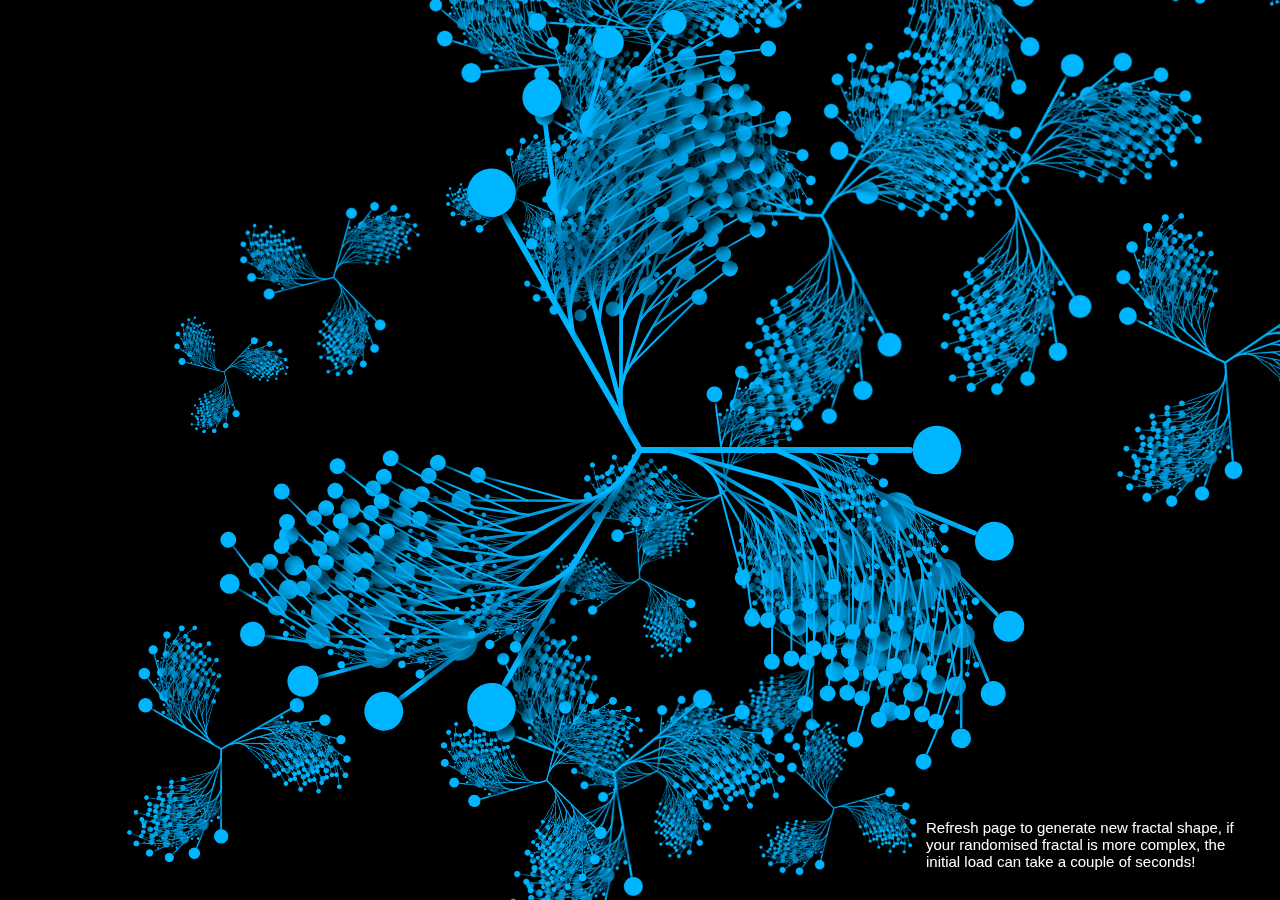
<file: Java Animation Tutorial/index.html>
<!DOCTYPE html>
<html lang="en">
<head>
    <meta charset="UTF-8" />
    <meta name="viewport" content="width=device-width, initial-scale=1.0" />
    <meta http-equiv="X-UA-Compatible" content="ie=edge" />
    <link rel="stylesheet" href="style.css" />
    <title>Expense Tracker</title>
</head>
<body>
    <canvas id='canvas2'></canvas>
    <canvas id='canvas1'></canvas>
    <p id='info'>
        Refresh page to generate new fractal shape, if your randomised fractal is more complex,
        the initial load can take a couple of
        seconds!
    </p>
    <script src="script.js"></script>
</body>
</html>
</file>
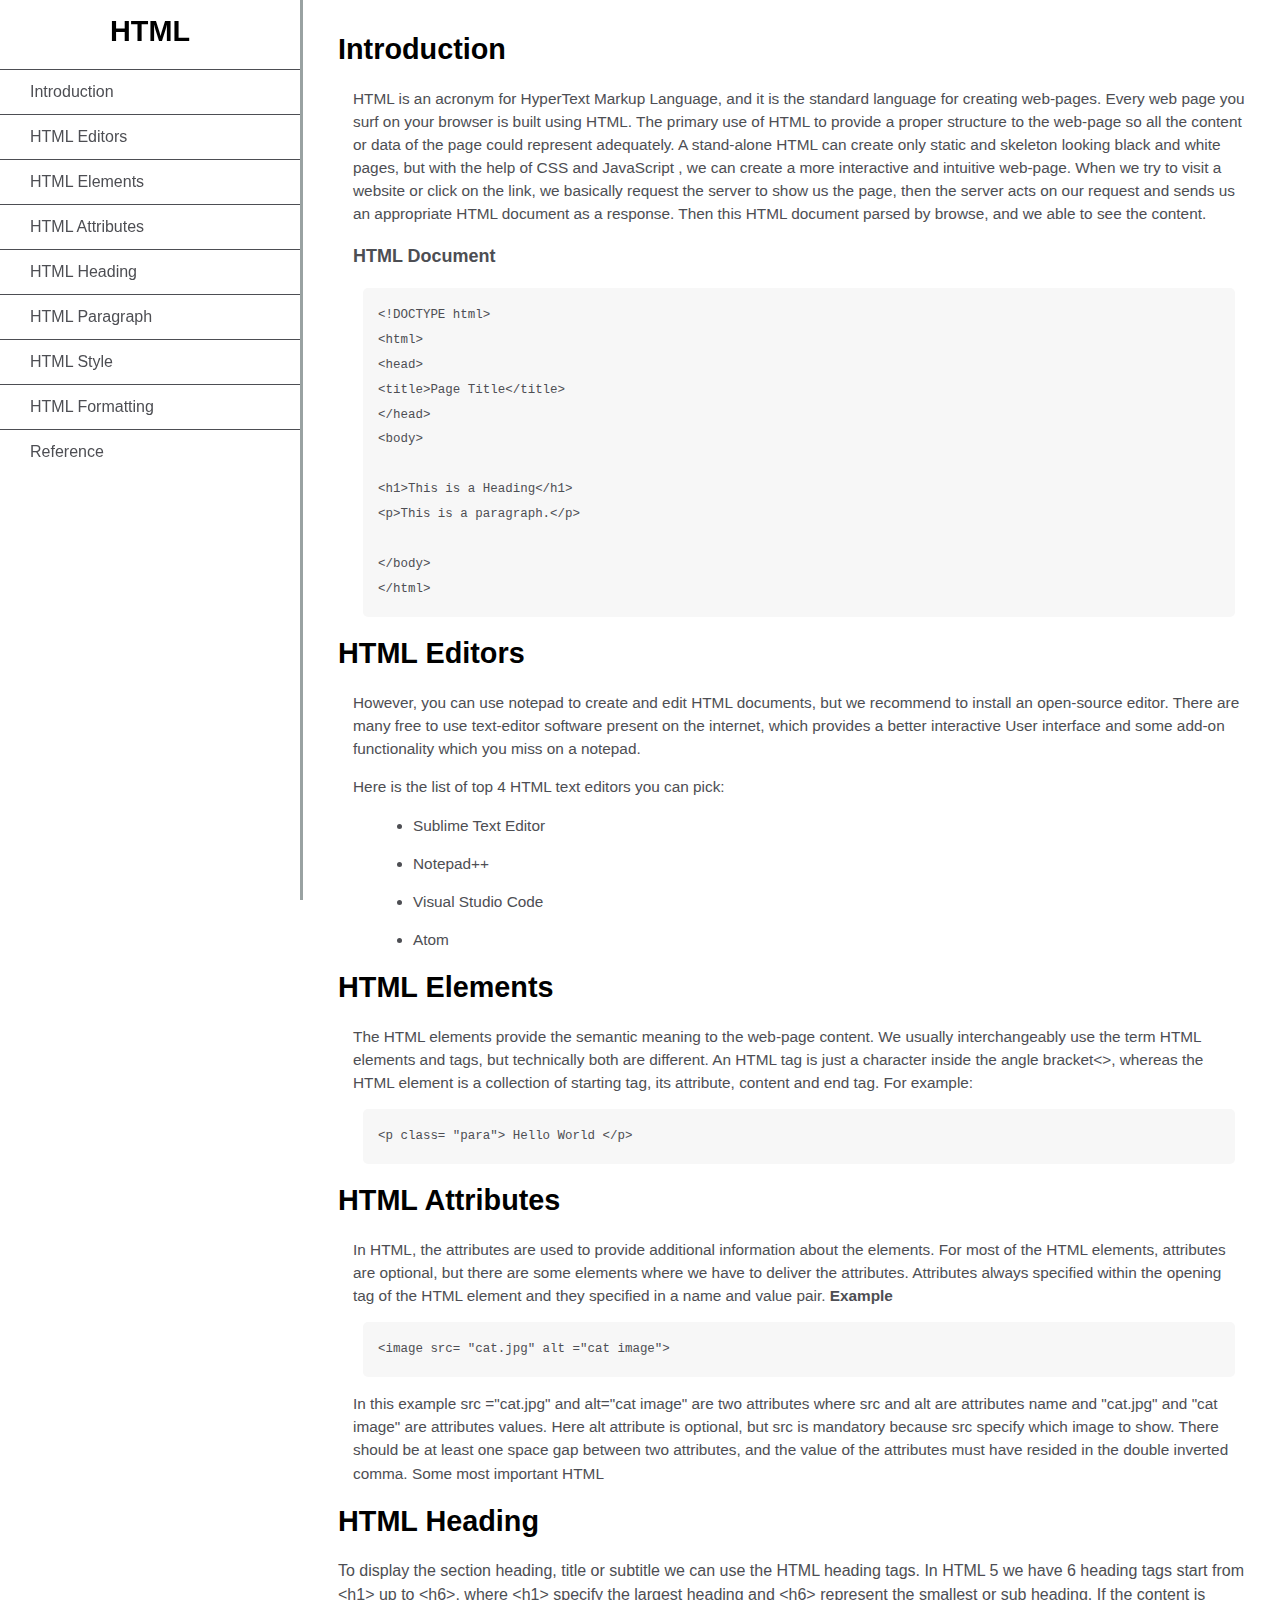
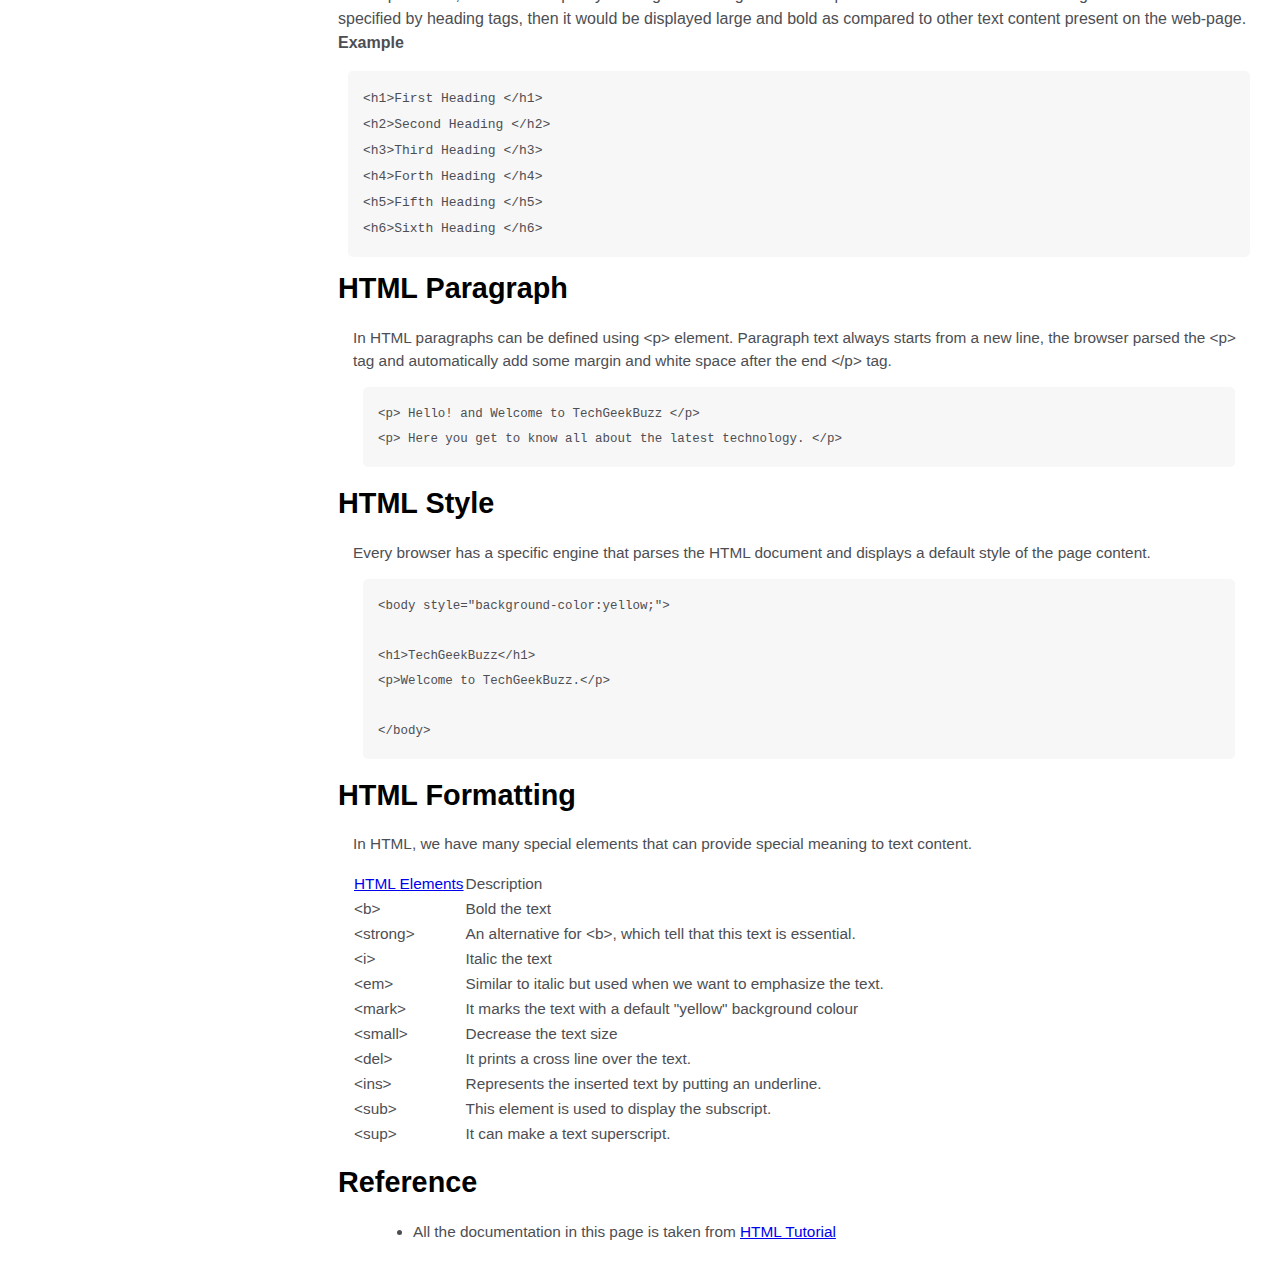
<file: Technical Documentation Project/index.html>
<!DOCTYPE html>
<html lang="en">
<head>
    <meta charset="UTF-8" />
    <meta name="viewport" content="width=device-width, initial-scale=1.0" />
    <meta http-equiv="X-UA-Compatible" content="ie=edge" />
    <link rel="stylesheet" href="style.css" />
    <title>Technical Documentation Project</title>
</head>
<body>
    <body>
        <nav id="sidebar">
            <h2>HTML</h2>
            <ul>
                <li><a class="nav-item" href="#Introduction">Introduction</a></li>
                <li>
                    <a class="nav-item" href="#html_editors">HTML Editors</a>
                </li>
                <li>
                    <a class="nav-item" href="#html_elements">HTML Elements</a>
                </li>
                <li><a class="nav-item" href="#html_attributes">HTML Attributes</a></li>
                <li><a class="nav-item" href="#html_heading">HTML Heading</a></li>
                <li>
                    <a class="nav-item" href="#html_paragraph">HTML Paragraph</a>
                </li>
                <li><a class="nav-item" href="#html_style">HTML Style</a></li>
                <li><a class="nav-item" href="#html_formatting">HTML Formatting</a></li>
                <li><a class="nav-item" href="#reference">Reference</a></li>
            </ul>
        </nav>
        <main id="documentation">
            <section id="Introduction">
                <h2>Introduction</h2>
                <article>
                    <p>
                        HTML is an acronym for HyperText Markup Language, and it is the
                        standard language for creating web-pages. Every web page you surf on
                        your browser is built using HTML. The primary use of HTML to provide
                        a proper structure to the web-page so all the content or data of the
                        page could represent adequately. A stand-alone HTML can create only
                        static and skeleton looking black and white pages, but with the help
                        of CSS and JavaScript , we can create a more interactive and
                        intuitive web-page. When we try to visit a website or click on the
                        link, we basically request the server to show us the page, then the
                        server acts on our request and sends us an appropriate HTML document
                        as a response. Then this HTML document parsed by browse, and we able
                        to see the content.
                    </p>
                    <h3>HTML Document</h3>
                    <pre>
&lt;!DOCTYPE html&gt;
                &lt;html&gt;
                &lt;head&gt;
                &lt;title&gt;Page Title&lt;/title&gt;
                &lt;/head&gt;
                &lt;body&gt;

                &lt;h1&gt;This is a Heading&lt;/h1&gt;
                &lt;p&gt;This is a paragraph.&lt;/p&gt;

                &lt;/body&gt;
                &lt;/html&gt;</pre>
                </article>
            </section>
            <section id="html_editors">
                <h2>HTML Editors</h2>
                <article>
                    <p>
                        However, you can use notepad to create and edit HTML documents, but
                        we recommend to install an open-source editor. There are many free
                        to use text-editor software present on the internet, which provides
                        a better interactive User interface and some add-on functionality
                        which you miss on a notepad.
                    </p>
                    <p>Here is the list of top 4 HTML text editors you can pick:</p>

                    <ul>
                        <li>Sublime Text Editor</li>
                        <li>Notepad++</li>
                        <li>Visual Studio Code</li>
                        <li>Atom</li>
                    </ul>
                </article>
            </section>
            <section id="html_elements">
                <h2>HTML Elements</h2>
                <article>
                    <p>
                        The HTML elements provide the semantic meaning to the web-page
                        content. We usually interchangeably use the term HTML elements and
                        tags, but technically both are different. An HTML tag is just a
                        character inside the angle bracket<>, whereas the HTML element is a
                        collection of starting tag, its attribute, content and end tag. For
                        example:
                    </p>
                    <pre>&lt;p class= "para"&gt; Hello World &lt;/p&gt;</pre>
                </article>
            </section>
            <section id="html_attributes">
                <h2>HTML Attributes</h2>
                <article>
                    <p>
                        In HTML, the attributes are used to provide additional information
                        about the elements. For most of the HTML elements, attributes are
                        optional, but there are some elements where we have to deliver the
                        attributes. Attributes always specified within the opening tag of
                        the HTML element and they specified in a name and value pair.
                        <strong> Example </strong>
                    </p>
                    <pre>&lt;image src= "cat.jpg" alt ="cat image"&gt;</pre>
                    <p>
                        In this example src ="cat.jpg" and alt="cat image" are two
                        attributes where src and alt are attributes name and "cat.jpg" and
                        "cat image" are attributes values. Here alt attribute is optional,
                        but src is mandatory because src specify which image to show. There
                        should be at least one space gap between two attributes, and the
                        value of the attributes must have resided in the double inverted
                        comma. Some most important HTML
                    </p>
                </article>
            </section>
            <section id="html_heading">
                <h2>HTML Heading</h2>
                <p>
                    To display the section heading, title or subtitle we can use the HTML
                    heading tags. In HTML 5 we have 6 heading tags start from &lt;h1&gt;
                    up to &lt;h6&gt;, where &lt;h1&gt; specify the largest heading and
                    &lt;h6&gt; represent the smallest or sub heading. If the content is
                    specified by heading tags, then it would be displayed large and bold
                    as compared to other text content present on the web-page.
                    <strong> Example </strong>
                </p>
                <pre>
&lt;h1&gt;First Heading &lt;/h1&gt;
            &lt;h2&gt;Second Heading &lt;/h2&gt;
            &lt;h3&gt;Third Heading &lt;/h3&gt;
            &lt;h4&gt;Forth Heading &lt;/h4&gt;
            &lt;h5&gt;Fifth Heading &lt;/h5&gt;
            &lt;h6&gt;Sixth Heading &lt;/h6&gt;</pre>
            </section>
            <section id="html_paragraph">
                <h2>HTML Paragraph</h2>
                <article>
                    <p>
                        In HTML paragraphs can be defined using &lt;p&gt; element. Paragraph
                        text always starts from a new line, the browser parsed the &lt;p&gt;
                        tag and automatically add some margin and white space after the end
                        &lt;/p&gt; tag.
                    </p>
                    <pre>
&lt;p&gt; Hello! and Welcome to TechGeekBuzz &lt;/p&gt;
                &lt;p&gt; Here you get to know all about the latest technology. &lt;/p&gt;</pre>
                </article>
            </section>
            <section id="html_style">
                <h2>HTML Style</h2>
                <article>
                    <p>
                        Every browser has a specific engine that parses the HTML document and displays a default style of the page content.
                    </p>
                    <pre>&lt;body style="background-color:yellow;"&gt;

                &lt;h1&gt;TechGeekBuzz&lt;/h1&gt;
                &lt;p&gt;Welcome to TechGeekBuzz.&lt;/p&gt;
                
                &lt;/body&gt;</pre>
                </article>
            </section>
            <section id="html_formatting">
                <h2>HTML Formatting</h2>
                <article>
                    <p>
                        In HTML, we have many special elements that can provide special meaning to text content.
                    </p>
                    <div class="hscroll">
                        <table>
                            <tbody>
                                <tr>
                                    <td>
                                        <a href="https://www.techgeekbuzz.com/html-elements/">
                                            HTML Elements
                                        </a>
                                    </td>
                                    <td>
                                        Description
                                    </td>
                                </tr>
                                <tr>
                                    <td>
                                        &lt;b&gt;
                                    </td>
                                    <td>
                                        Bold the text
                                    </td>
                                </tr>
                                <tr>
                                    <td>
                                        &lt;strong&gt;
                                    </td>
                                    <td>
                                        An alternative for &lt;b&gt;, which tell that this text is essential.
                                    </td>
                                </tr>
                                <tr>
                                    <td>
                                        &lt;i&gt;
                                    </td>
                                    <td>
                                        Italic the text
                                    </td>
                                </tr>
                                <tr>
                                    <td>
                                        &lt;em&gt;
                                    </td>
                                    <td>
                                        Similar to italic but used when we want to emphasize the text.
                                    </td>
                                </tr>
                                <tr>
                                    <td>
                                        &lt;mark&gt;
                                    </td>
                                    <td>
                                        It marks the text with a default "yellow" background colour
                                    </td>
                                </tr>
                                <tr>
                                    <td>
                                        &lt;small&gt;
                                    </td>
                                    <td>
                                        Decrease the text size
                                    </td>
                                </tr>
                                <tr>
                                    <td>
                                        &lt;del&gt;
                                    </td>
                                    <td>
                                        It prints a cross line over the text.
                                    </td>
                                </tr>
                                <tr>
                                    <td>
                                        &lt;ins&gt;
                                    </td>
                                    <td>
                                        Represents the inserted text by putting an underline.
                                    </td>
                                </tr>
                                <tr>
                                    <td>
                                        &lt;sub&gt;
                                    </td>
                                    <td>
                                        This element is used to display the subscript.
                                    </td>
                                </tr>
                                <tr>
                                    <td>
                                        &lt;sup&gt;
                                    </td>
                                    <td>
                                        It can make a text superscript.
                                    </td>
                                </tr>
                            </tbody>
                        </table>
                    </div>
                </article>
            </section>

            <section id="reference">
                <h2>Reference</h2>
                <article>
                    <ul>
                        <li>
                            All the documentation in this page is taken from
                            <a href="https://www.techgeekbuzz.com/tutorial/html/" target="_blank">HTML Tutorial</a>
                        </li>
                    </ul>
                </article>
            </section>
        </main>
    </body>
    
</body>
</html>
</file>
<file: Expense Tracker/style.css>
@import url('https://fonts.googleapis.com/css?family=Lato&display=swap');

:root {
  --box-shadow: 0 1px 3px rgba(0, 0, 0, 0.12), 0 1px 2px rgba(0, 0, 0, 0.24);
}

* {
  box-sizing: border-box;
}

body {
  background-color: #f7f7f7;
  display: flex;
  flex-direction: column;
  align-items: center;
  justify-content: center;
  min-height: 100vh;
  margin: 0;
  font-family: 'Lato', sans-serif;
}

.container {
  margin: 30px auto;
  width: 350px;
}

h1 {
  letter-spacing: 1px;
  margin: 0;
}

h3 {
  border-bottom: 1px solid #bbb;
  padding-bottom: 10px;
  margin: 40px 0 10px;
}

h4 {
  margin: 0;
  text-transform: uppercase;
}

.inc-exp-container {
  background-color: #fff;
  box-shadow: var(--box-shadow);
  padding: 20px;
  display: flex;
  justify-content: space-between;
  margin: 20px 0;
}

.inc-exp-container > div {
  flex: 1;
  text-align: center;
}

.inc-exp-container > div:first-of-type {
  border-right: 1px solid #dedede;
}

.money {
  font-size: 20px;
  letter-spacing: 1px;
  margin: 5px 0;
}

.money.plus {
  color: #2ecc71;
}

.money.minus {
  color: #c0392b;
}

label {
  display: inline-block;
  margin: 10px 0;
}

input[type='text'],
input[type='number'] {
  border: 1px solid #dedede;
  border-radius: 2px;
  display: block;
  font-size: 16px;
  padding: 10px;
  width: 100%;
}

.btn {
  cursor: pointer;
  background-color: #9c88ff;
  box-shadow: var(--box-shadow);
  color: #fff;
  border: 0;
  display: block;
  font-size: 16px;
  margin: 10px 0 30px;
  padding: 10px;
  width: 100%;
}

.btn:focus,
.delete-btn:focus {
  outline: 0;
}

.list {
  list-style-type: none;
  padding: 0;
  margin-bottom: 40px;
}

.list li {
  background-color: #fff;
  box-shadow: var(--box-shadow);
  color: #333;
  display: flex;
  justify-content: space-between;
  position: relative;
  padding: 10px;
  margin: 10px 0;
}

.list li.plus {
  border-right: 5px solid #2ecc71;
}

.list li.minus {
  border-right: 5px solid #c0392b;
}

.delete-btn {
  cursor: pointer;
  background-color: #e74c3c;
  border: 0;
  color: #fff;
  font-size: 20px;
  line-height: 20px;
  padding: 2px 5px;
  position: absolute;
  top: 50%;
  left: 0;
  transform: translate(-100%, -50%);
  opacity: 0;
  transition: opacity 0.3s ease;
}

.list li:hover .delete-btn {
  opacity: 1;
}
@import url('https://fonts.googleapis.com/css?family=Lato&display=swap');

:root {
  --box-shadow: 0 1px 3px rgba(0, 0, 0, 0.12), 0 1px 2px rgba(0, 0, 0, 0.24);
}

* {
  box-sizing: border-box;
}

body {
  background-color: #f7f7f7;
  display: flex;
  flex-direction: column;
  align-items: center;
  justify-content: center;
  min-height: 100vh;
  margin: 0;
  font-family: 'Lato', sans-serif;
}

.container {
  margin: 30px auto;
  width: 350px;
}

h1 {
  letter-spacing: 1px;
  margin: 0;
}

h3 {
  border-bottom: 1px solid #bbb;
  padding-bottom: 10px;
  margin: 40px 0 10px;
}

h4 {
  margin: 0;
  text-transform: uppercase;
}

.inc-exp-container {
  background-color: #fff;
  box-shadow: var(--box-shadow);
  padding: 20px;
  display: flex;
  justify-content: space-between;
  margin: 20px 0;
}

.inc-exp-container > div {
  flex: 1;
  text-align: center;
}

.inc-exp-container > div:first-of-type {
  border-right: 1px solid #dedede;
}

.money {
  font-size: 20px;
  letter-spacing: 1px;
  margin: 5px 0;
}

.money.plus {
  color: #2ecc71;
}

.money.minus {
  color: #c0392b;
}

label {
  display: inline-block;
  margin: 10px 0;
}

input[type='text'],
input[type='number'] {
  border: 1px solid #dedede;
  border-radius: 2px;
  display: block;
  font-size: 16px;
  padding: 10px;
  width: 100%;
}

.btn {
  cursor: pointer;
  background-color: #9c88ff;
  box-shadow: var(--box-shadow);
  color: #fff;
  border: 0;
  display: block;
  font-size: 16px;
  margin: 10px 0 30px;
  padding: 10px;
  width: 100%;
}

.btn:focus,
.delete-btn:focus {
  outline: 0;
}

.list {
  list-style-type: none;
  padding: 0;
  margin-bottom: 40px;
}

.list li {
  background-color: #fff;
  box-shadow: var(--box-shadow);
  color: #333;
  display: flex;
  justify-content: space-between;
  position: relative;
  padding: 10px;
  margin: 10px 0;
}

.list li.plus {
  border-right: 5px solid #2ecc71;
}

.list li.minus {
  border-right: 5px solid #c0392b;
}

.delete-btn {
  cursor: pointer;
  background-color: #e74c3c;
  border: 0;
  color: #fff;
  font-size: 20px;
  line-height: 20px;
  padding: 2px 5px;
  position: absolute;
  top: 50%;
  left: 0;
  transform: translate(-100%, -50%);
  opacity: 0;
  transition: opacity 0.3s ease;
}

.list li:hover .delete-btn {
  opacity: 1;
}
</file>
<file: Glass Theam/style.css>
* {
  margin: 0;
  padding: 0;
  box-sizing: border-box;
}

h1 {
  color: #426696;
  font-weight: 600;
  font-size: 3rem;
  opacity: 0.8;
}
h2,
p {
  color: #658ec6;
  font-weight: 500;
  opacity: 0.8;
}

h3 {
  color: #426696;
  font-weight: 600;
  opacity: 0.8;
}

main {
  font-family: "Poppins", sans-serif;
  min-height: 100vh;
  background: linear-gradient(to right top, #65dfc9, #6cdbeb);
  display: flex;
  align-items: center;
  justify-content: center;
}

.glass {
  background: white;
  min-height: 80vh;
  width: 60%;
  background: linear-gradient(
    to right bottom,
    rgba(255, 255, 255, 0.7),
    rgba(255, 255, 255, 0.3)
  );
  border-radius: 2rem;
  z-index: 2;
  backdrop-filter: blur(2rem);
  display: flex;
}
.circle1,
.circle2 {
  background: white;
  background: linear-gradient(
    to right bottom,
    rgba(255, 255, 255, 0.8),
    rgba(255, 255, 255, 0.3)
  );
  height: 20rem;
  width: 20rem;
  position: absolute;
  border-radius: 50%;
}

.circle1 {
  top: 5%;
  right: 15%;
}
.circle2 {
  bottom: 5%;
  left: 10%;
}
.dashboard {
  flex: 1;
  display: flex;
  flex-direction: column;
  align-items: center;
  justify-content: space-evenly;
  text-align: center;
  background: linear-gradient(
    to right bottom,
    rgba(255, 255, 255, 0.7),
    rgba(255, 255, 255, 0.3)
  );
  border-radius: 2rem;
}
.link {
  display: flex;
  margin: 2rem 0rem;
  padding: 1rem 5rem;
  align-items: center;
}
.link h2 {
  padding: 0rem 2rem;
}

.games {
  flex: 2;
}

.pro {
  background: linear-gradient(to right top, #65dfc9, #6cdbeb);
  border-radius: 2rem;
  color: white;
  padding: 1rem;
  position: relative;
}

.pro img {
  position: absolute;
  top: -10%;
  right: 10%;
}
.pro h2 {
  width: 40%;
  color: white;
  font-weight: 600;
}

/* GAMES */
.status {
  margin-bottom: 3rem;
}

.status input {
  background: linear-gradient(
    to right bottom,
    rgba(255, 255, 255, 0.7),
    rgba(255, 255, 255, 0.3)
  );
  border: none;
  width: 50%;
  padding: 0.5rem;
  border-radius: 2rem;
}

.games {
  margin: 5rem;
  display: flex;
  flex-direction: column;
  justify-content: space-evenly;
}

.card {
  display: flex;
  background: linear-gradient(
    to left top,
    rgba(255, 255, 255, 0.8),
    rgba(255, 255, 255, 0.5)
  );
  border-radius: 1rem;
  margin: 2rem 0rem;
  padding: 2rem;
  box-shadow: 6px 6px 20px rgba(122, 122, 122, 0.212);
  justify-content: space-between;
}

.progress {
  background: linear-gradient(to right top, #65dfc9, #6cdbeb);
  width: 100%;
  height: 25%;
  border-radius: 1rem;
  position: relative;
  overflow: hidden;
}
.progress::after {
  content: "";
  width: 100%;
  height: 100%;
  background: rgb(236, 236, 236);
  position: absolute;
  left: 60%;
}
.card-info {
  display: flex;
  flex-direction: column;
  justify-content: space-between;
}

.percentage {
  font-weight: bold;
  background: linear-gradient(to right top, #65dfc9, #6cdbeb);
  -webkit-background-clip: text;
  -webkit-text-fill-color: transparent;
}
</file>
<file: Interactive Text + Animation/style.css>
* {
    margin: 0;
    padding: 0;
    box-sizing: border-box;
}

canvas {
    display: block;
    position: absolute;
    top: 0;
    left: 0;
    z-index: 1;
    font-family: 'Bangers', cursive;
    background: black;
}

input {
    position: absolute;
    z-index: 100;
    top: 0;
    left: 0;
    padding: 10px;
    margin: 10px;
    width: calc(100% - 20px);
    background-color: none;
}

a {
    color: white;
    position: absolute;
    bottom: 50px;
    left: 20px;
    z-index: 100;
}
</file>
<file: Interface work/css/style.css>
/* import fonts from fonts.css file */ 
@import url(./fonts.css);


/* css variables */ 
@import url(./partials/_variables.css);

/* import global styling */ 
@import url(./partials/_global.css);


/* start navigation */ 

.header_area .main-menu .navbar .navbar-brand{
    padding: 0 2rem 0 5rem;
}

.header_area .main-menu .navbar{
    padding: 1rem 20rem ;
}

.header_area .main-menu .nav-item .nav-link{
    font: normal 500 15px/2px var(--roboto);
    text-transform: uppercase;
    padding: 1.7rem;
    color: var(--title-color);
}

.header_area .main-menu .navbar-nav .active a{
    background: var(--gradient-color);
    -webkit-background-clip: text;
    -webkit-text-fill-color: transparent;
    background-clip: text;
}

.header_area .main-menu .navbar-nav a:hover{
    background: var(--gradient-color);
    -webkit-background-clip: text;
    -webkit-text-fill-color: transparent;
    background-clip: text;
}


/* end navigation */ 

/* Banner Area */ 

.site-main .site-banner {
    background: url(../img/banner/home-banner.png) no-repeat 0% 50%;
}

.site-main .site-banner .site-title h3{
    padding-top: 35%;
    font-weight: 500;
}

.site-main .site-banner .site-title h3::after{
    content: " ";
    height: 2px;
    width: 18vw;
    background: black;
    display: inline-block;
    margin-left: 5%;
    transform: translateY(-10px);
}

.site-main .site-banner .site-title h1{
    font-size: 5rem;
}

.site-main .site-banner .site-title h4{
    font-size: 1.5rem;
}

.site-main .site-banner .banner-image > img{
    padding: 7rem 0;
    width: 90rem;
}



/* End Banner Area */ 

/* Start About Area */ 

.site-main .about-area{
    padding: 8rem 5rem;
}

.site-main .about-area .about-title h2 > span{
    display: block;
    font: normal bold 49px/ 60px var(--roboto);
    letter-spacing: 21px;
}

.site-main .about-area .about-title .paragraph > p{
    padding: .4rem 0;
}

/* End About Area */ 


/* Start Brand Area */ 

.site-main .brand-area{
    padding: 1rem 20rem;
    margin-bottom: 4rem;
}

.site-main .brand-area .first-row .col-lg-4{
    display: flex;
    justify-content: center;
}

.site-main .brand-area .first-row .col-lg-4 > .single-brand{
    border: 1px solid var(--border-color);
    text-align: center;
    padding: 1.8rem 0rem;
    margin: .9rem 0;
    width: 180px;
    height: 100px;
    cursor: pointer;
    transition: transform .4s ease;
}

.site-main .brand-area .first-row .col-lg-4 > .single-brand > img{
    width: 50%;
}

.site-main .brand-area .first-row .col-lg-4 > .single-brand:hover{
    box-shadow: var(--box-shadow);
    transform: scale(1.1);
}

.site-main .brand-area .first-row .col-lg-4 > .single-brand:hover > img{
    filter: brightness(0.15);
}

.site-main .brand-area .experience-area{
    padding-left: 1rem;
}

.site-main .brand-area .experience-area span{
    display: block;
}

.site-main .brand-area .experience-area .years-area{
    background: url(../img/client-info-bg.png) no-repeat 45px 20px;
    padding: 2rem 0;
    width: 40rem;
    height: 18rem;
    padding-left: 8rem;
    position: relative;
}

.site-main .brand-area .experience-area .bg-panel{
    position: absolute;
    left: -190px; top: 0%;
    background: #e029290a;
    width: 400px;
    height: 400px;
    margin-left: 340px;
    z-index: -1;
}

.site-main .brand-area .experience-area .years-area .years{
    font: normal bold 84px/40px var(--roboto);
    color: var(--primary-color2);
    z-index: 2;
}

.site-main .brand-area .experience-area .years-area h2 > span{
    font: normal 600 22px/30px var(--roboto);
}

.site-main .brand-area .experience-area .call-area{
    padding-left: 10rem;
}

/* End Brand Area */ 

/* Services Area */ 

.site-main .services-area{
    padding: 7rem 2rem;
}

.site-main .services-area .services-title{
    padding: 0 14rem;
}

.site-main .services-area .services-title h1{
    font-size: 35px;
}

.site-main > .services-area .services{
    background: rgba(248, 252, 253, 0.973);
    padding: 2rem 0;
    width: 16rem;
    margin: 5rem .5rem;
    transition: box-shadow .7s ease;
}

.site-main > .services-area .services:hover{
    box-shadow: var(--box-shadow);
}



/* End Services Area */ 


/* Project Area */ 

.site-main .project-area{
    padding: 4rem 0;
}

.site-main .project-area .button-group button{
    background: transparent;
    border: none;
    font: normal 500 16px/130px var(--roboto);
    text-transform: uppercase;
}

.site-main .project-area .button-group button + button{
    padding-left: 3rem;
}

.site-main .project-area .grid .our-project > .title h4{
    font: normal 700 25px/12px var(--roboto);
}

.site-main .project-area .grid .our-project .img a:hover img{
    filter: brightness(1.1) drop-shadow(1px 8px 30px #b1afaf);
}


/* End Project Area */ 


/* About Me */ 

.site-main .about-area .about-title p{
    padding: 1rem 7rem;
}

.site-main .about-area .client{
    background: #ffffff10;
    box-shadow: var(--box-shadow);
    margin: 3rem 0rem;
}

.site-main .about-area .client .client-img{
    padding: 2rem;
}

.site-main .about-area .client .about-client{
    padding-top: 2rem;
}

.site-main .about-area .client .about-client h4{
    font: normal 500 21px/ 20px var(--roboto);
}

.site-main .about-area .client .about-client p{
    font-size: 14px;
}

.site-main .about-area .owl-carousel .owl-item{
    display: flex;
    justify-content: center;
    padding: 0 1.5rem;
}

.site-main .about-area .owl-carousel .owl-dots .owl-dot.active span{
    background: var(--primary-color);
    width: 12px;
    height: 12px;
}



/* End About Me */ 

/* Subscribe me */ 

.site-main .subscribe-us-area .subscribe{
    background: url(../img/subscribe-bg.png) no-repeat;
    padding: 10rem 0;
    margin: 3rem auto;
}

.site-main .subscribe-us-area .subscribe .subscribe-title h4{
    font: normal 700 30px/ 30px var(--roboto);
    color: whitesmoke;
}

.site-main .subscribe-us-area .subscribe .subscribe-title p{
    color: whitesmoke;
    padding: 1rem 4rem;
}

.site-main .subscribe-us-area .subscribe form .input-textbox input{
    width: 400px;
    padding: 1.5rem 1rem;
    border: 1px solid whitesmoke;
    background: transparent;
    color: white;
    font: normal 500 17px/20px var(--roboto);
}

.site-main .subscribe-us-area .subscribe form .input-textbox input::placeholder{
    color: whitesmoke;
}

.site-main .subscribe-us-area .subscribe form .btn-submit button{
    background: whitesmoke;
    color: #000;
    padding: .7rem 2rem;
}

/* End subscribe me */ 

/* Footer Area */ 

footer.footer-area{
    padding: 5rem 0;
    background: url(../img/footer-bg.png) no-repeat;
}

footer.footer-area .social h5{
    font: normal 500 23px/ 30px var(--roboto);
}

footer.footer-area .social a > i{
    font-size:22px;
    padding: 2rem;
    color: var(--border-color);
}

footer.footer-area .social a:hover > i{
    color: var(--primary-color);
}


/* End Footer */
</file>
<file: Interface work/css/responsive.css>
/* if the viewport is equal to 340px or less than that */ 
@media only screen and (max-width: 340px){
    .header_area .main-menu .navbar,
    .header_area .main-menu .navbar .navbar-brand,
    .site-main .subscribe-us-area .subscribe .subscribe-title,
    .site-main .subscribe-us-area .subscribe .subscribe-title p, h4,
    .site-main .services-area,
    .site-main .subscribe-us-area .subscribe
    {
        padding: 2%;
        margin: 0%;
    }

    .site-main .site-banner .site-title h1{
        font-size: 41px;
    }

    .site-main .subscribe-us-area .subscribe form .input-textbox input{
        width: 15rem    !important;
    }

    .site-main > .services-area .services{
        width: 13rem;
    }

}


/* if the viewport is equal to 340px or less than that */ 
@media only screen and (max-width: 792px){
    .site-main .about-area .about-title h2 > span{
        font-size: 31px;
        letter-spacing: 10px;
    }

    .site-main .brand-area .experience-area .years-area{
        padding-left: 1%;
        width: 49%;
    }

    .site-main .brand-area .experience-area .bg-panel{
        margin-left: 30%;
        width: 80%;   
    }

    .site-main .brand-area .experience-area .call-area{
        padding-left: 3%;
    }

    .site-main .project-area .button-group button{
        font: normal 500 18px/40px var(--roboto);
    }

    .site-main .about-area .about-title p{
        padding: 0%;
    }

    .site-main .subscribe-us-area .subscribe form .input-textbox input{
        width: 20rem;
        margin: 5%;
    }
}



/* if the viewport is equal to 1910px or less than that */ 
@media only screen and (max-width: 1910px){
    .header_area .main-menu .navbar{
        padding: 1rem;
    }

    .container{
        max-width: 90%;
    }

    .site-main .brand-area,
    .site-main .services-area .services-title,
    .site-main .about-area{
        padding: 3% 4%;
    }


}
</file>
<file: Java Animation Tutorial/style.css>
* {
    margin: 0;
    padding: 0;
    box-sizing: border-box;
    font-size: 20px;
    font-family: 'Cuprum', sans-serif;
}

#canvas1 {
    position: absolute;
    top: 50%;
    left: 50%;
    transform: translate(-50%,-50%);
}

#canvas2 {
    position: absolute;
    top: 0;
    left: 0;
    background: black;
}

#animationCanvas {
    position: absolute;
    top: 0;
    left: 0;
    background: black;
}

#info {
    position: absolute;
    right: 0;
    bottom: 0;
    width: 30%;
    text-align: left;
    padding: 30px;
    font-size: 20px;
}

    #info a {
        font-size: 20px;
    }

button {
    padding: 10px 40px;
    text-shadow: 1px 1px rgba(255,255,255,0.5);
    width: 220px;
    font-family: 'Lilita One', sans-serif;
}

#controls {
    position: absolute;
    padding: 10px;
    left: 20px;
    top: 20px;
    width: 250px;
    border: 2px solid black;
    background: rgba(0,0,0,0.2);
}

#controlsHeader {
    margin-top: 30px;
    font-family: 'Lilita One', cursive;
}

#info {
    position: absolute;
    right: 0;
    bottom: 0;
    width: 30%;
    text-align: left;
    padding: 30px;
    font-size: 15px;
    color: white;
}

    #info a {
        font-size: 15px;
        color: magenta;
    }
</file>
<file: Technical Documentation Project/style.css>
html,
body {
    min-width: 290px;
    color: #4d4e53;
    background-color: #ffffff;
    font-family: "Open Sans", Arial, sans-serif;
    line-height: 1.5;
}

#sidebar {
    position: fixed;
    min-width: 290px;
    top: 0px;
    left: 0px;
    width: 300px;
    height: 100%;
    border-right: solid;
    border-color: rgba(0, 22, 22, 0.4);
}

h2 {
    color: black;
    margin: 10px;
    text-align: center;
    font-size: 1.8em;
    font-weight: thin;
}

#documentation h2 {
    text-align: left;
    margin: 0px;
}

#sidebar ul {
    height: 88%;
    padding: 0;
    overflow-y: auto;
    overflow-x: hidden;
}

#sidebar li {
    color: #4d4e53;
    border-top: 1px solid;
    list-style: none;
    position: relative;
    width: 100%;
}

#sidebar .nav-item {
    display: block;
    padding: 10px 30px;
    color: #4d4e53;
    text-decoration: none;
    cursor: pointer;
}

#documentation {
    position: absolute;
    margin-left: 310px;
    padding: 20px;
    margin-bottom: 110px;
}

section article {
    color: #4d4e53;
    margin: 15px;
    font-size: 0.96em;
}

section li {
    margin: 15px 0px 0px 20px;
}

pre {
    display: block;
    text-align: left;
    white-space: pre-line;
    position: relative;
    word-break: normal;
    word-wrap: normal;
    line-height: 2;
    background-color: #f7f7f7;
    padding: 15px;
    margin: 10px;
    border-radius: 5px;
}

.hscroll {
    overflow-x: auto;
}

table {
    caption-side: bottom;
    border-collapse: collapse;
}

@media only screen and (max-width: 815px) {
    /* For mobile phones: */
    #sidebar ul {
        border: 1px solid;
        height: 207px;
    }

    #sidebar {
        background-color: white;
        position: absolute;
        top: 0;
        padding: 0;
        margin: 0;
        width: 100%;
        max-height: 275px;
        border: none;
        z-index: 1;
        border-bottom: 2px solid;
    }

    #documentation {
        position: relative;
        margin-left: 0px;
        margin-top: 270px;
    }
}

@media only screen and (max-width: 400px) {
    #documentation {
        margin-left: -10px;
    }
}
</file>
